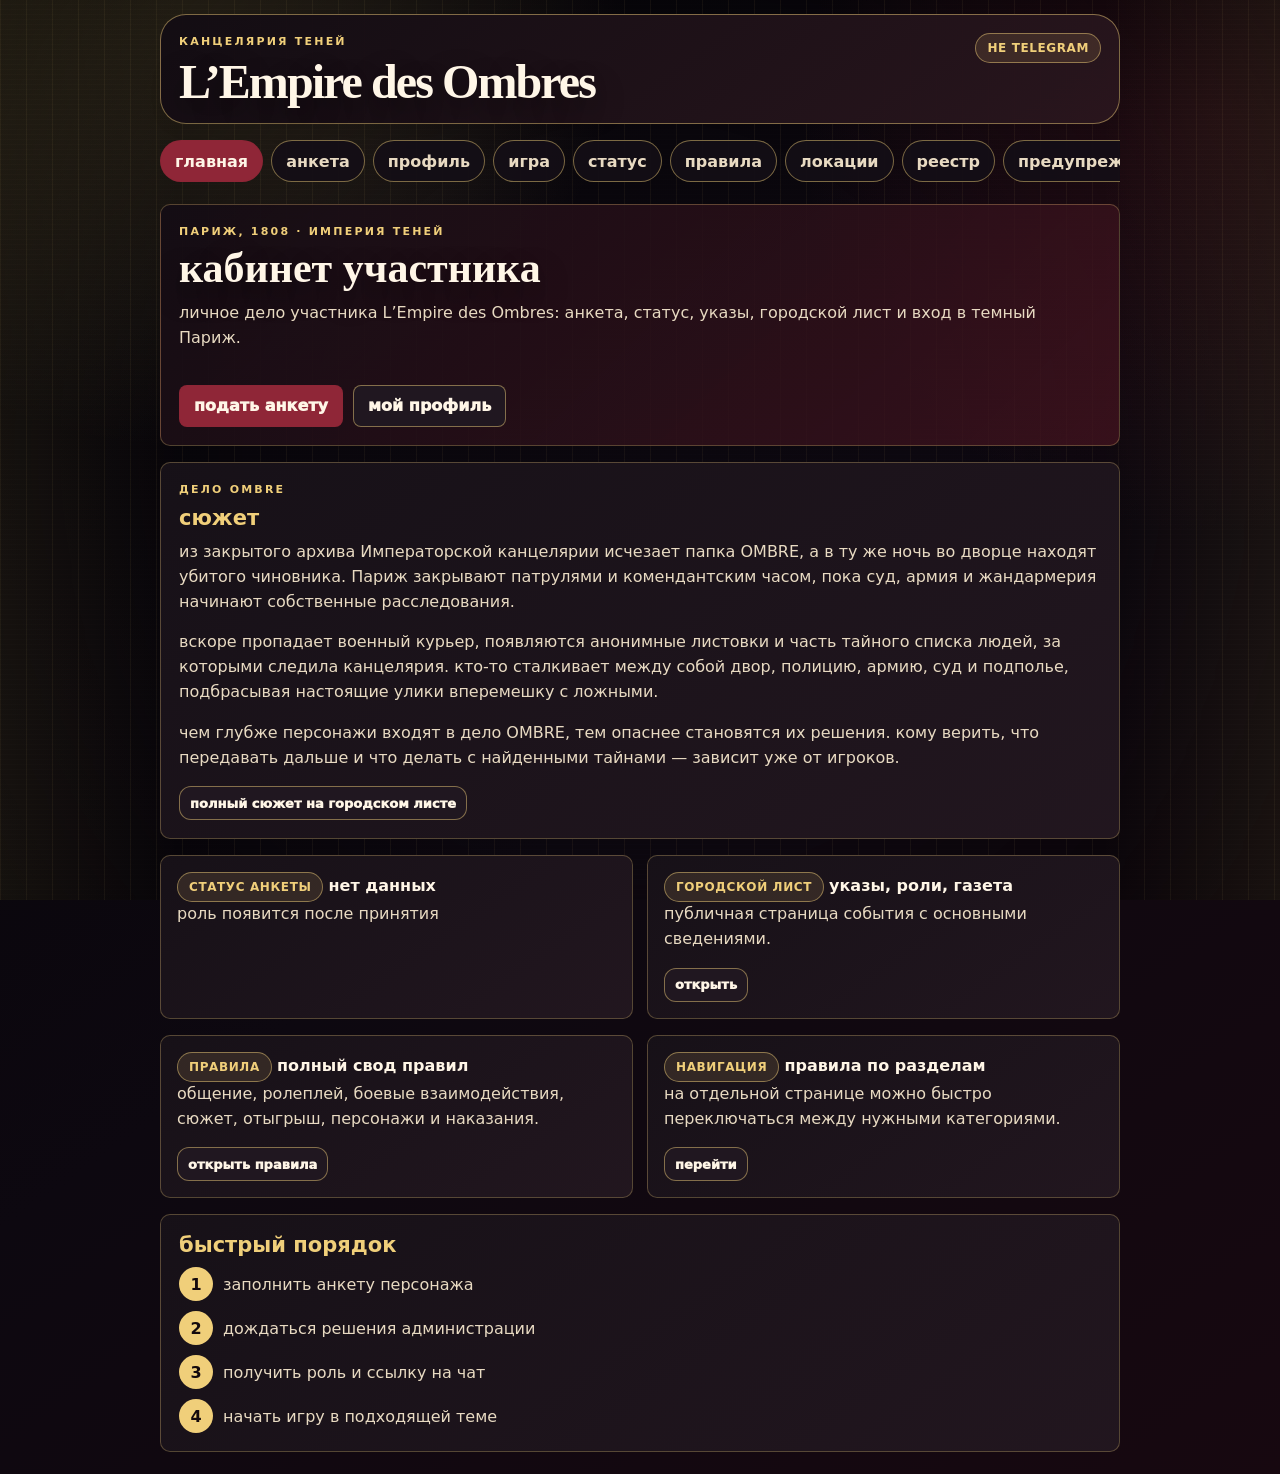
<file: miniapp/index.html>
<!doctype html>
<html lang="ru">
<head>
  <meta charset="utf-8">
  <meta name="viewport" content="width=device-width, initial-scale=1, viewport-fit=cover">
  <title>L’Empire des Ombres · кабинет</title>
  <meta name="theme-color" content="#08060a">
  <meta name="description" content="Личный кабинет участника L’Empire des Ombres — Париж, 1808 год.">
  <script src="https://telegram.org/js/telegram-web-app.js"></script>
  <link rel="stylesheet" href="./styles.css?v=20261006-editorial-1">
</head>
<body>
  <div class="app-shell">
    <header class="topbar">
      <div>
        <p class="eyebrow">канцелярия теней</p>
        <h1>L’Empire des Ombres</h1>
      </div>
      <span id="connection-pill" class="pill muted">загрузка</span>
    </header>

    <nav class="tabbar" aria-label="разделы Mini App">
      <button class="tab active" data-tab="home">главная</button>
      <button class="tab" data-tab="application">анкета</button>
      <button class="tab" data-tab="status">статус</button>
      <button class="tab" data-tab="guide">правила</button>
      <button class="tab" data-tab="locations">локации</button>
      <button class="tab" data-tab="registry">реестр</button>
      <button id="admin-tab-button" class="tab hidden" data-tab="admin">админка</button>
    </nav>

    <main class="content">
      <section id="tab-home" class="screen active">
        <article class="hero card">
          <div>
            <p class="eyebrow">Париж, 1808 · империя теней</p>
            <h2>кабинет участника</h2>
            <p>личное дело участника L’Empire des Ombres: анкета, статус, указы, городской лист и вход в темный Париж.</p>
          </div>
          <div class="hero-actions">
            <button type="button" class="primary" data-open-tab="application">подать анкету</button>
            <button type="button" class="ghost" data-open-tab="profile">мой профиль</button>
          </div>
        </article>

        <article class="card">
          <p class="eyebrow">дело OMBRE</p>
          <h3>сюжет</h3>
          <p>из закрытого архива Императорской канцелярии исчезает папка OMBRE, а в ту же ночь во дворце находят убитого чиновника. Париж закрывают патрулями и комендантским часом, пока суд, армия и жандармерия начинают собственные расследования.</p>
          <p>вскоре пропадает военный курьер, появляются анонимные листовки и часть тайного списка людей, за которыми следила канцелярия. кто-то сталкивает между собой двор, полицию, армию, суд и подполье, подбрасывая настоящие улики вперемешку с ложными.</p>
          <p>чем глубже персонажи входят в дело OMBRE, тем опаснее становятся их решения. кому верить, что передавать дальше и что делать с найденными тайнами — зависит уже от игроков.</p>
          <button type="button" class="small" data-open-link="citySheet">полный сюжет на городском листе</button>
        </article>

        <section class="grid two">
          <article class="card compact">
            <span class="label">статус анкеты</span>
            <strong id="home-status">нет данных</strong>
            <p id="home-role">роль появится после принятия</p>
          </article>
          <article class="card compact">
            <span class="label">городской лист</span>
            <strong>указы, роли, газета</strong>
            <p>публичная страница события с основными сведениями.</p>
            <button type="button" class="small" data-open-link="citySheet">открыть</button>
          </article>
        </section>

        <section class="grid two" data-home-rules-card="1">
          <article class="card compact">
            <span class="label">правила</span>
            <strong>полный свод правил</strong>
            <p>общение, ролеплей, боевые взаимодействия, сюжет, отыгрыш, персонажи и наказания.</p>
            <button type="button" class="small" data-open-tab="guide">открыть правила</button>
          </article>
          <article class="card compact">
            <span class="label">навигация</span>
            <strong>правила по разделам</strong>
            <p>на отдельной странице можно быстро переключаться между нужными категориями.</p>
            <button type="button" class="small" data-open-tab="guide">перейти</button>
          </article>
        </section>

        <section class="card">
          <h3>быстрый порядок</h3>
          <div class="steps">
            <div><b>1</b><span>заполнить анкету персонажа</span></div>
            <div><b>2</b><span>дождаться решения администрации</span></div>
            <div><b>3</b><span>получить роль и ссылку на чат</span></div>
            <div><b>4</b><span>начать игру в подходящей теме</span></div>
          </div>
        </section>
      </section>

      <section id="tab-application" class="screen">
        <form id="application-form" class="card form">
          <div class="section-head">
            <div>
              <p class="eyebrow">городская канцелярия</p>
              <h2>анкета персонажа</h2>
            </div>
            <span id="form-status" class="pill muted">не отправлена</span>
          </div>

          <div class="grid two">
            <label>
              <span>имя персонажа</span>
              <input name="character_first_name" required maxlength="64" placeholder="например, Алекс">
            </label>
            <label>
              <span>фамилия персонажа</span>
              <input name="character_last_name" required maxlength="64" placeholder="например, Биджи">
            </label>
          </div>

          <div class="grid two">
            <label>
              <span>возраст</span>
              <input name="character_age" required type="number" min="10" max="90" placeholder="19">
            </label>
            <label>
              <span>пол</span>
              <input name="character_gender" required maxlength="64" placeholder="женщина / мужчина / другое">
            </label>
          </div>

          <label>
            <span>ориентация</span>
            <input name="character_orientation" required maxlength="64" placeholder="гетеро / би / пан / другое">
          </label>

          <label>
            <span>желаемая роль</span>
            <input name="role_preference" required maxlength="120" placeholder="например, посыльная при больнице">
          </label>

          <label>
            <span>раздел</span>
            <select name="affiliation" required>
              <option value="город">город</option>
              <option value="двор">двор</option>
              <option value="суд">суд</option>
              <option value="полиция">полиция</option>
              <option value="армия">армия</option>
              <option value="пресса">пресса</option>
              <option value="медицина">медицина</option>
              <option value="церковь">церковь</option>
              <option value="подполье">подполье</option>
              <option value="рынок">рынок</option>
            </select>
          </label>

          <label>
            <span>описание персонажа</span>
            <textarea name="character_description" required maxlength="2500" rows="7" placeholder="кто персонаж, чем живет, как оказался в Париже 1808 года"></textarea>
          </label>

          <label>
            <span>характер</span>
            <textarea name="character_personality" required maxlength="1200" rows="5" placeholder="какой персонаж в общении, привычки, слабости"></textarea>
          </label>

          <label>
            <span>опыт ролевой</span>
            <textarea name="roleplay_experience" required maxlength="1200" rows="4" placeholder="как давно играете, удобно ли писать большие посты"></textarea>
          </label>

          <label>
            <span>комментарий <small>необязательно</small></span>
            <textarea name="applicant_comment" maxlength="1200" rows="3" placeholder="что нужно знать администрации"></textarea>
          </label>

          <button id="submit-button" class="primary wide" type="submit">отправить анкету</button>
          <div id="form-message" class="message" aria-live="polite"></div>
        </form>
      </section>

      <section id="tab-status" class="screen">
        <article id="status-card" class="card status-card">
          <p class="eyebrow">личное дело</p>
          <h2>статус анкеты</h2>
          <div id="status-text" class="status-title">нет анкеты</div>
          <div id="status-details" class="details-list"></div>
          <div id="status-comment" class="note"></div>
        </article>
      </section>

      <section id="tab-guide" class="screen">
        <article class="card">
          <p class="eyebrow">официальный свод</p>
          <h2>правила</h2>
          <p>полный свод правил открыт на отдельной странице mini app.</p>
          <button type="button" class="primary wide" data-open-tab="guide">открыть правила</button>
        </article>
      </section>

      <section id="tab-locations" class="screen">
        <article class="card">
          <p class="eyebrow">темы чата</p>
          <h2>локации Парижа</h2>
          <div class="location-grid">
            <span>👑 дворец</span>
            <span>⚖️ суд и канцелярия</span>
            <span>🚔 полиция парижа</span>
            <span>⛓ тюрьма</span>
            <span>📰 газета и слухи</span>
            <span>🛒 рынок</span>
            <span>☕ кафе и салон</span>
            <span>🏥 больница и лекарская</span>
            <span>🎭 театр и искусство</span>
            <span>⚔️ армия и гарнизон</span>
            <span>🌑 подполье и катакомбы</span>
            <span>🏘 улицы парижа</span>
            <span>🎲 события и интерактивы</span>
            <span>💬 вне роли</span>
          </div>
        </article>
      </section>

      <section id="tab-registry" class="screen">
        <article class="card">
          <p class="eyebrow">городской реестр</p>
          <h2>роли и указы</h2>
          <p>актуальный список принятых ролей, указы, газета, слухи и дела находятся на городском листе. Mini App хранит личную анкету, а публичный реестр ведется на сайте события.</p>
          <button type="button" class="primary wide" data-open-link="citySheet">открыть городской лист</button>
        </article>

        <article class="card">
          <h3>разделы ролей</h3>
          <div class="chips">
            <span>двор</span><span>город</span><span>суд</span><span>полиция</span><span>армия</span><span>пресса</span><span>медицина</span><span>церковь</span><span>подполье</span><span>рынок</span>
          </div>
        </article>
      </section>

      <section id="tab-admin" class="screen">
        <article class="card" data-admin-pane="overview">
          <div class="section-head">
            <div>
              <p class="eyebrow">доступ владельца</p>
              <h2>админка</h2>
            </div>
            <button id="refresh-admin" type="button" class="small">обновить</button>
          </div>
          <div id="admin-message" class="message"></div>
          <div class="admin-stats">
            <div><span>на рассмотрении</span><b id="admin-pending-count">—</b></div>
            <div><span>принятые</span><b id="admin-accepted-count">—</b></div>
          </div>
        </article>

        <article class="card" data-admin-pane="applications">
          <h3>новые анкеты</h3>
          <div id="admin-pending-list" class="admin-list empty">загрузка...</div>
        </article>

        <article class="card" data-admin-pane="applications">
          <h3>последние принятые</h3>
          <div id="admin-accepted-list" class="admin-list empty">загрузка...</div>
        </article>
      </section>
    </main>
  </div>

  <script src="./app.js?v=20261006-rules-1"></script>
  <script src="./features.js?v=20261003-tabs-fix-2"></script>
  <script src="./warnings.js?v=20261003-tabs-fix-2"></script>
  <script src="./nav_menu.js?v=20261006-editorial-1"></script>
  <script src="./admin_tabs.js?v=20261004-presence-11"></script>
  <script src="./admin_power.js?v=20261003-social-10"></script>
  <script src="./admin_redesign.js?v=20261003-social-10"></script>
  <script src="./admin_sections_fix.js?v=20261003-social-10"></script>
  <script src="./player_social.js?v=20261004-presence-11"></script>
</body>
</html>
</file>
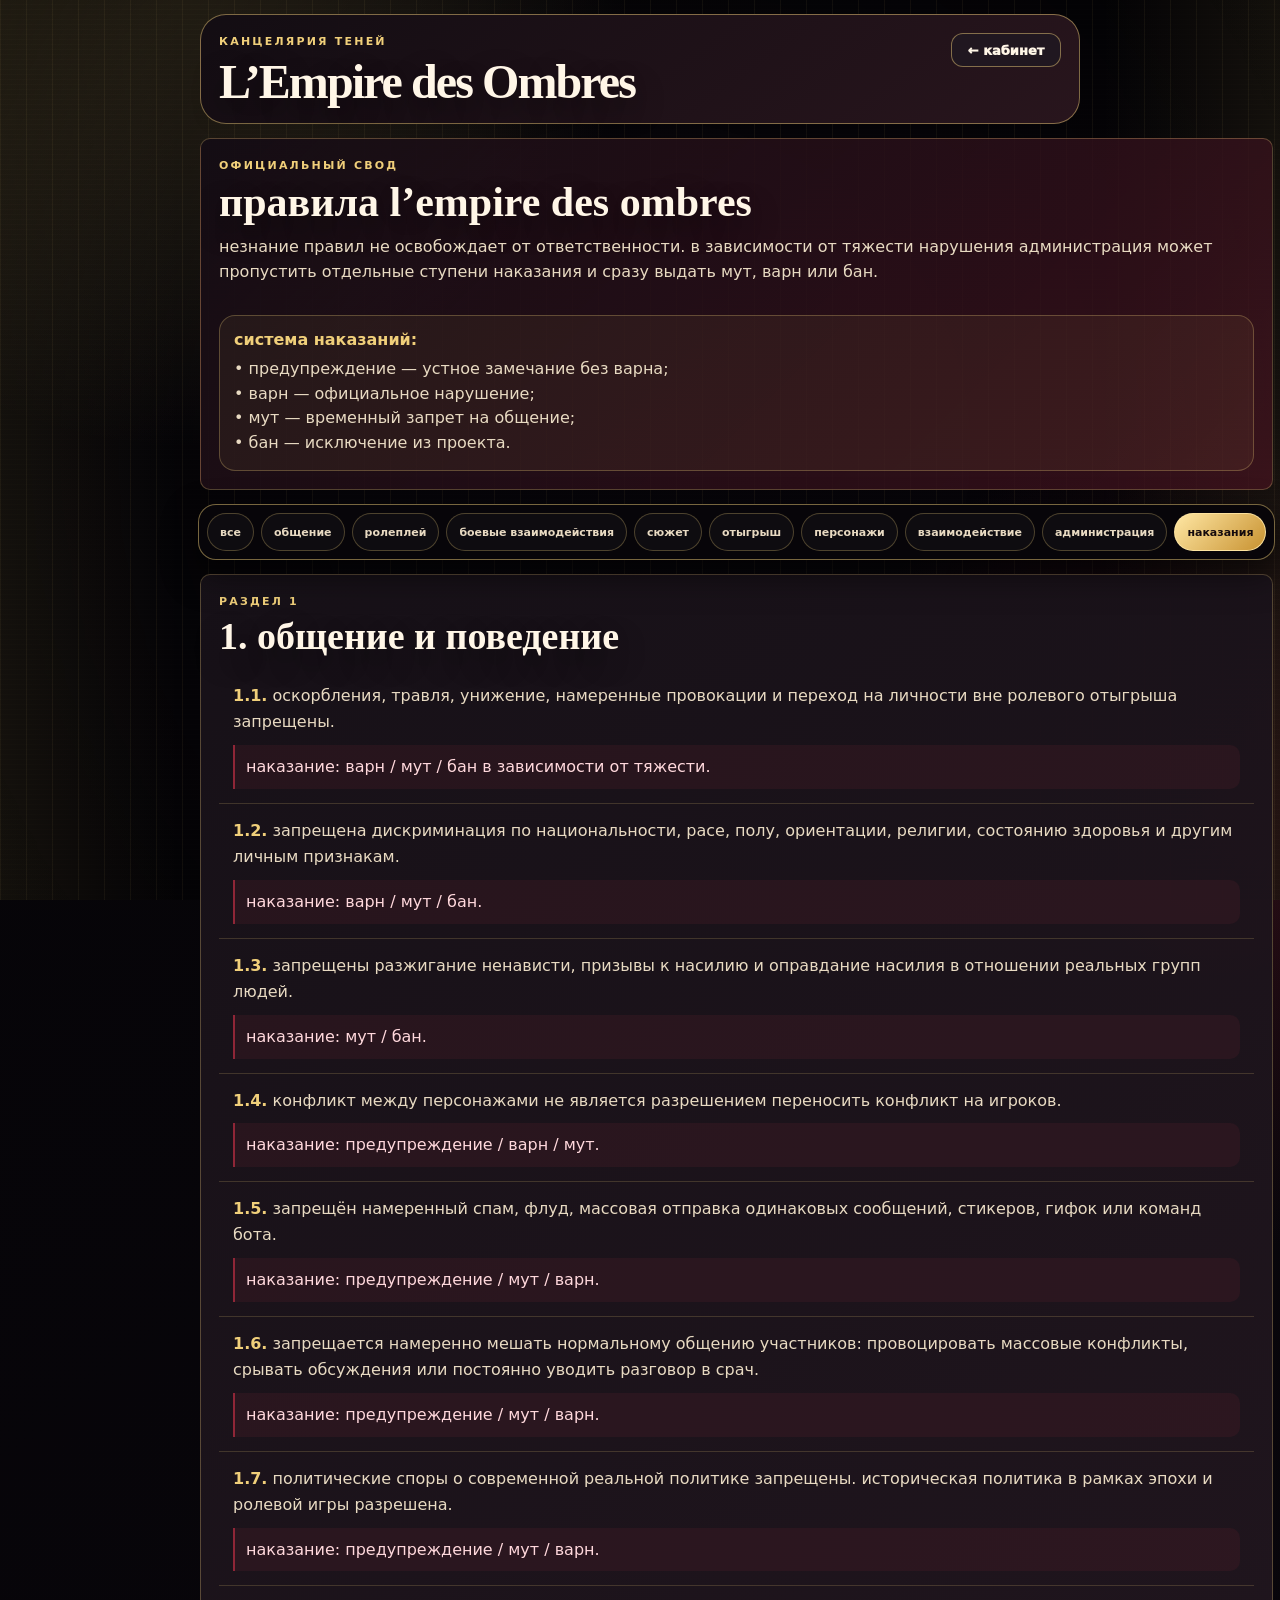
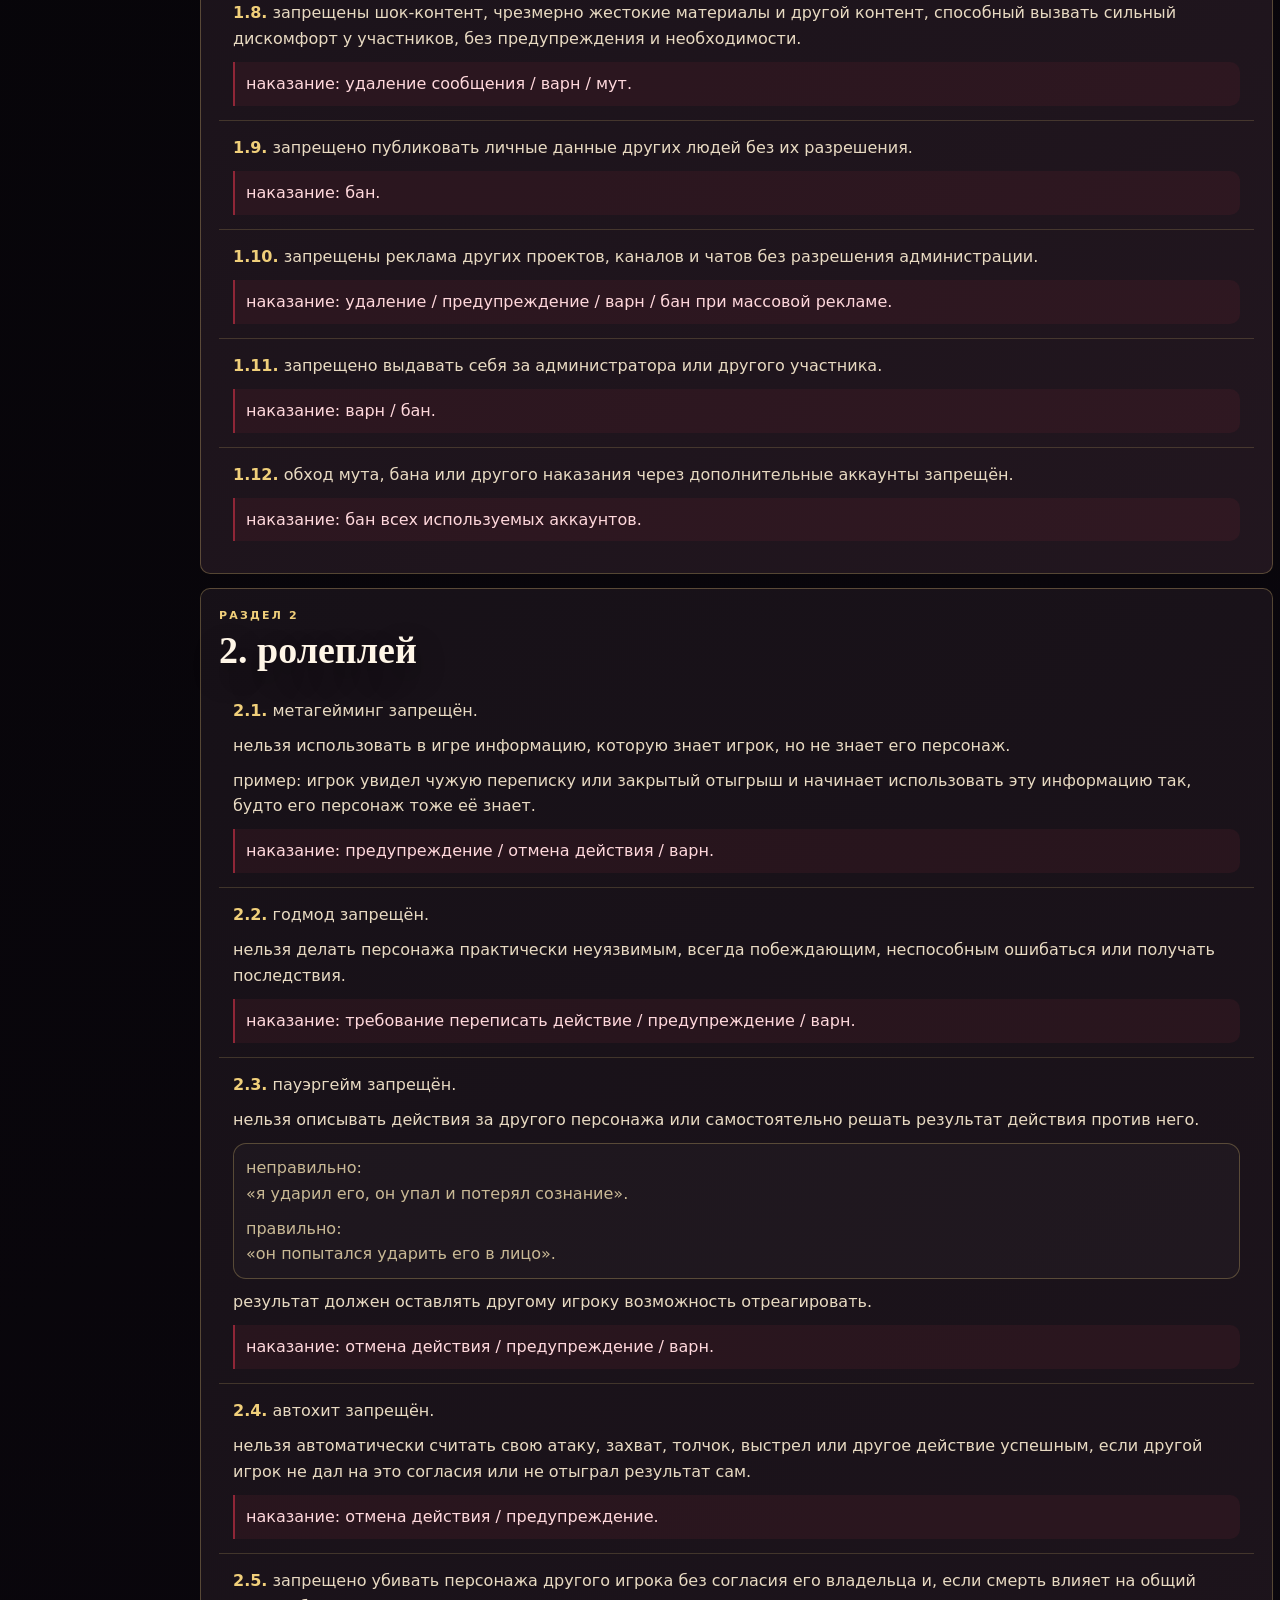
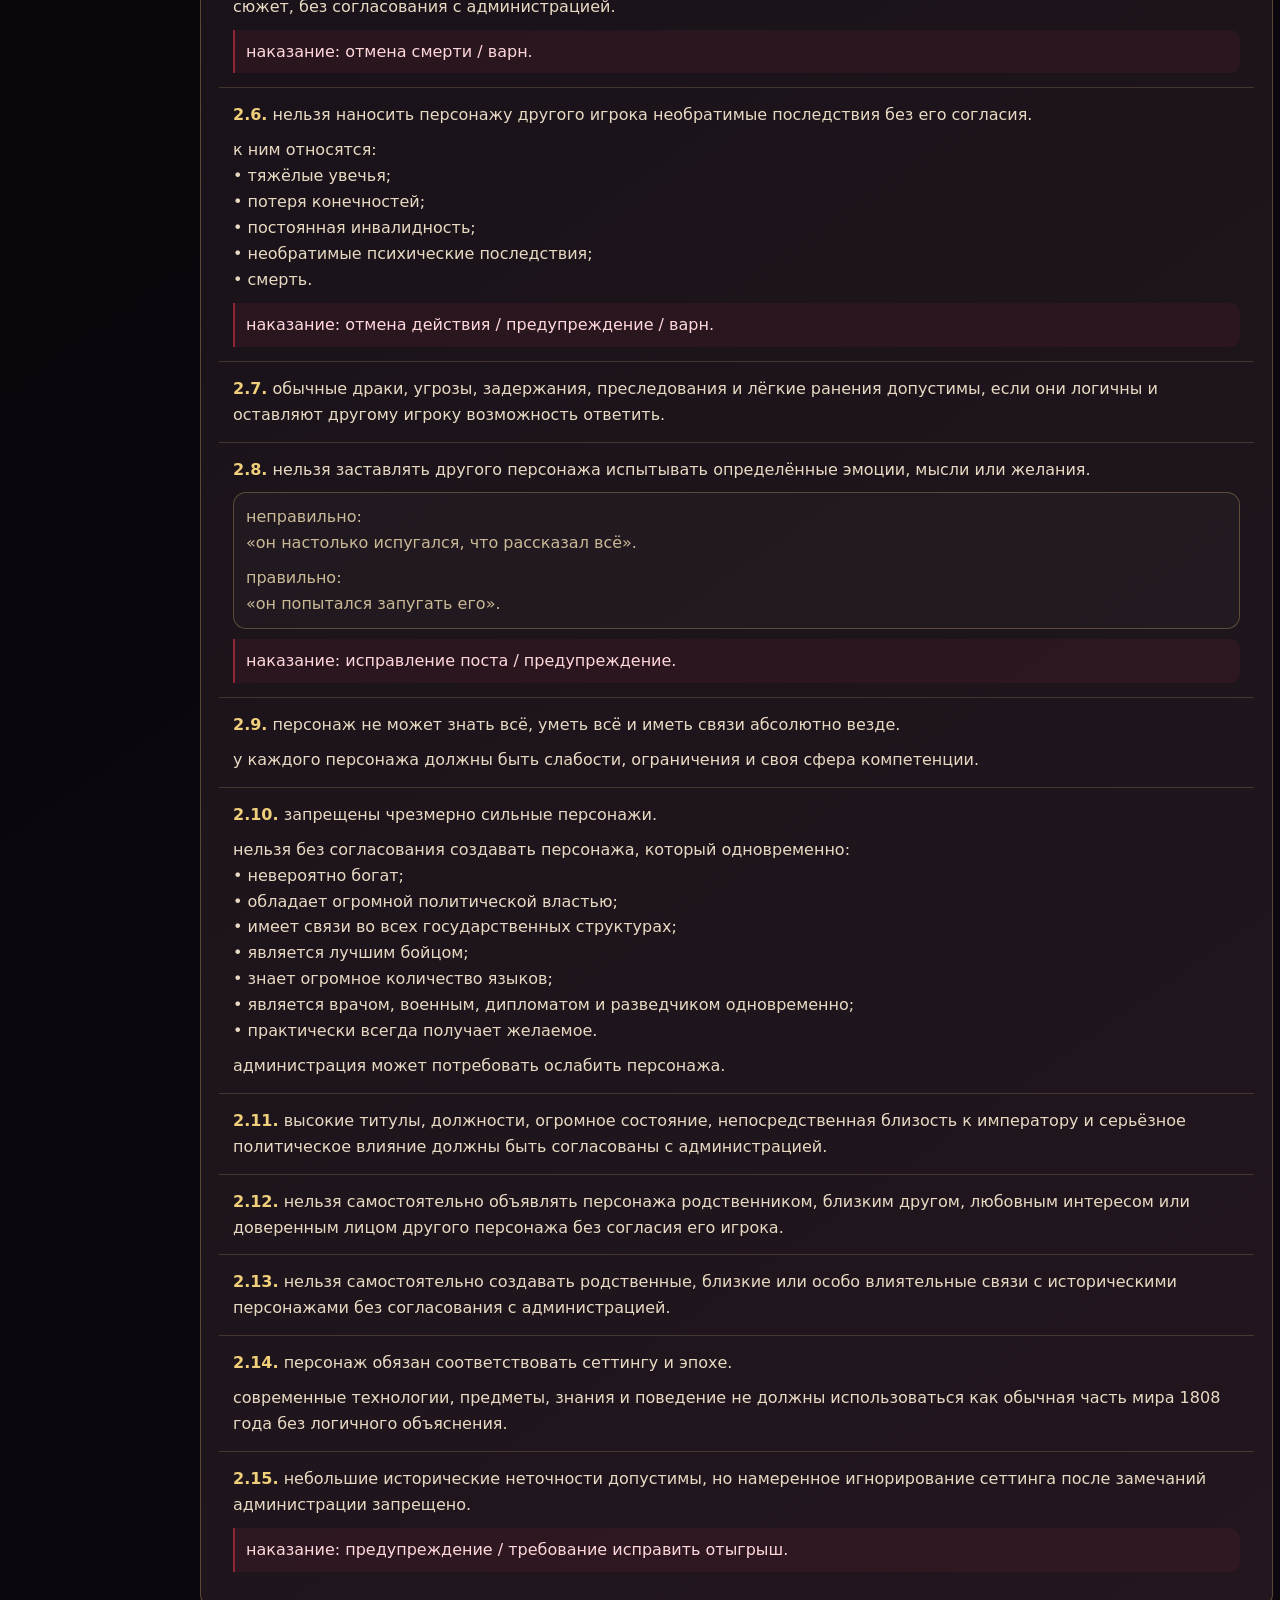
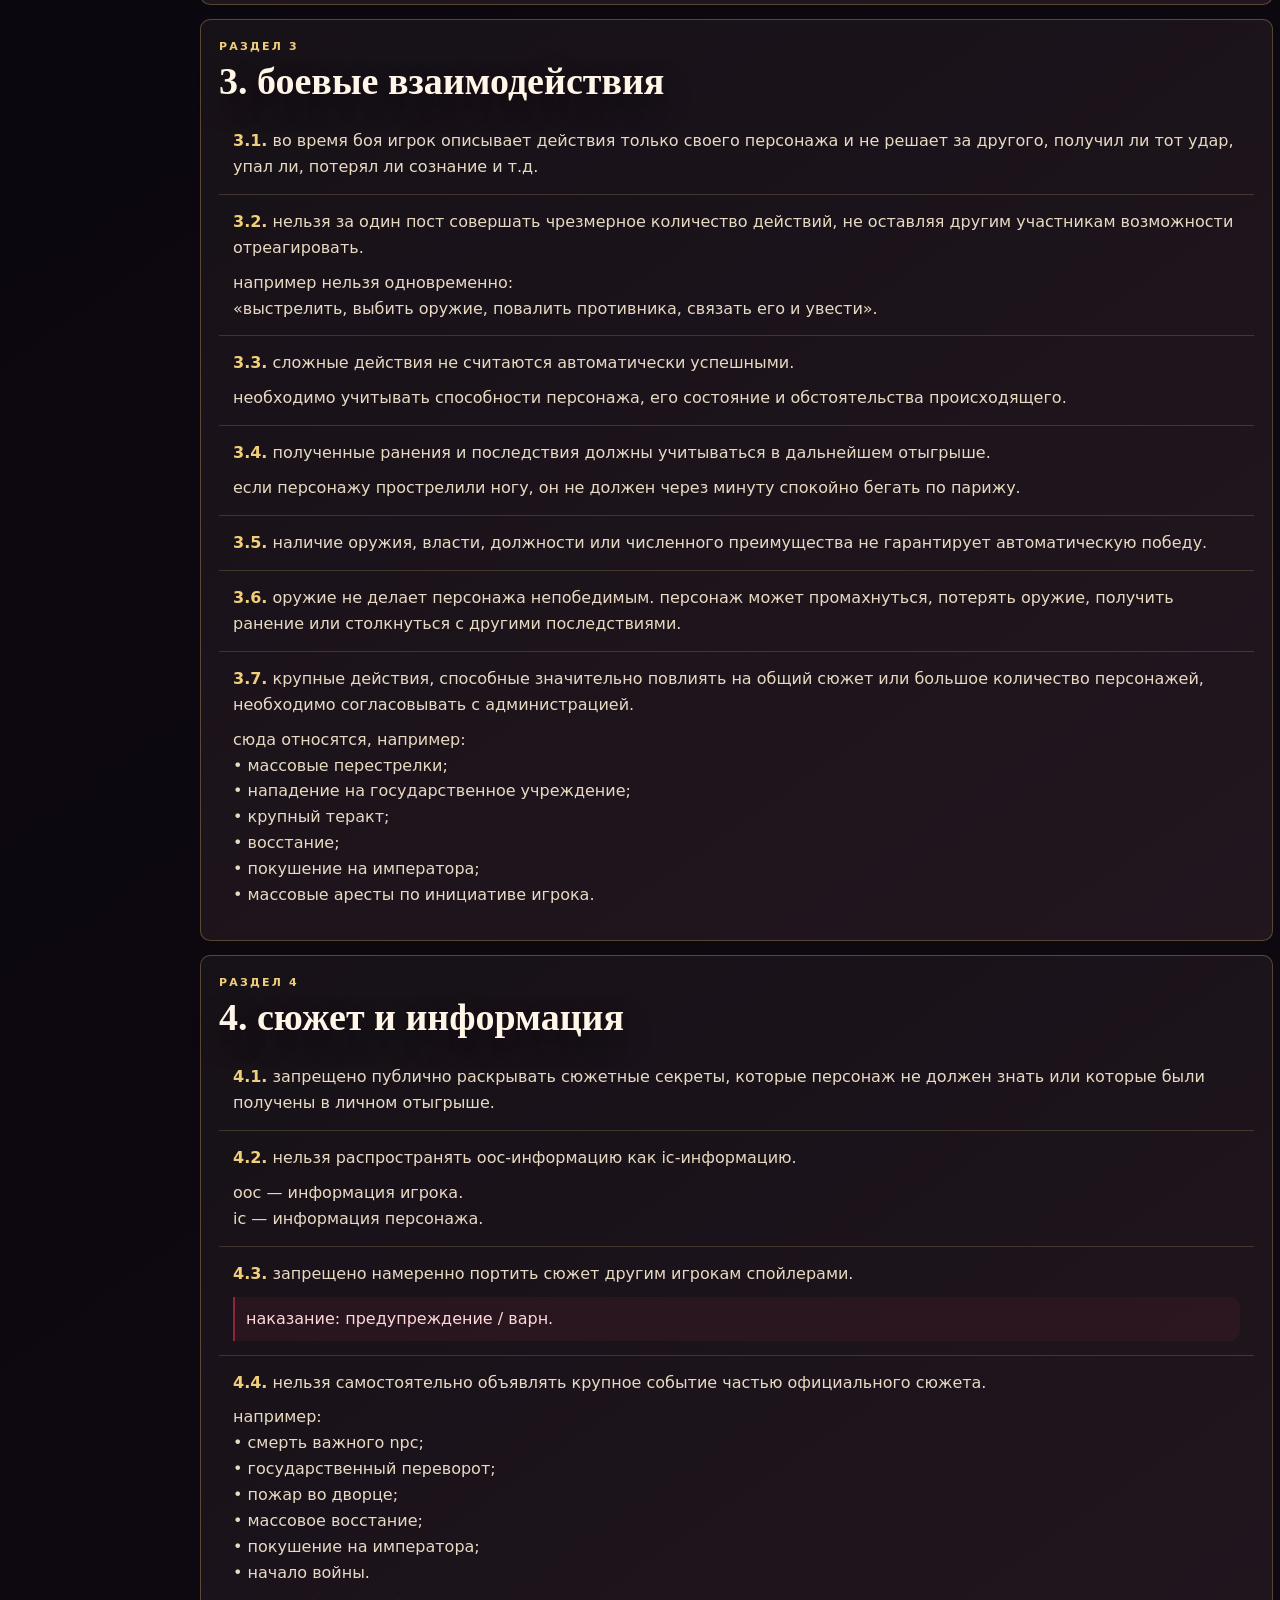
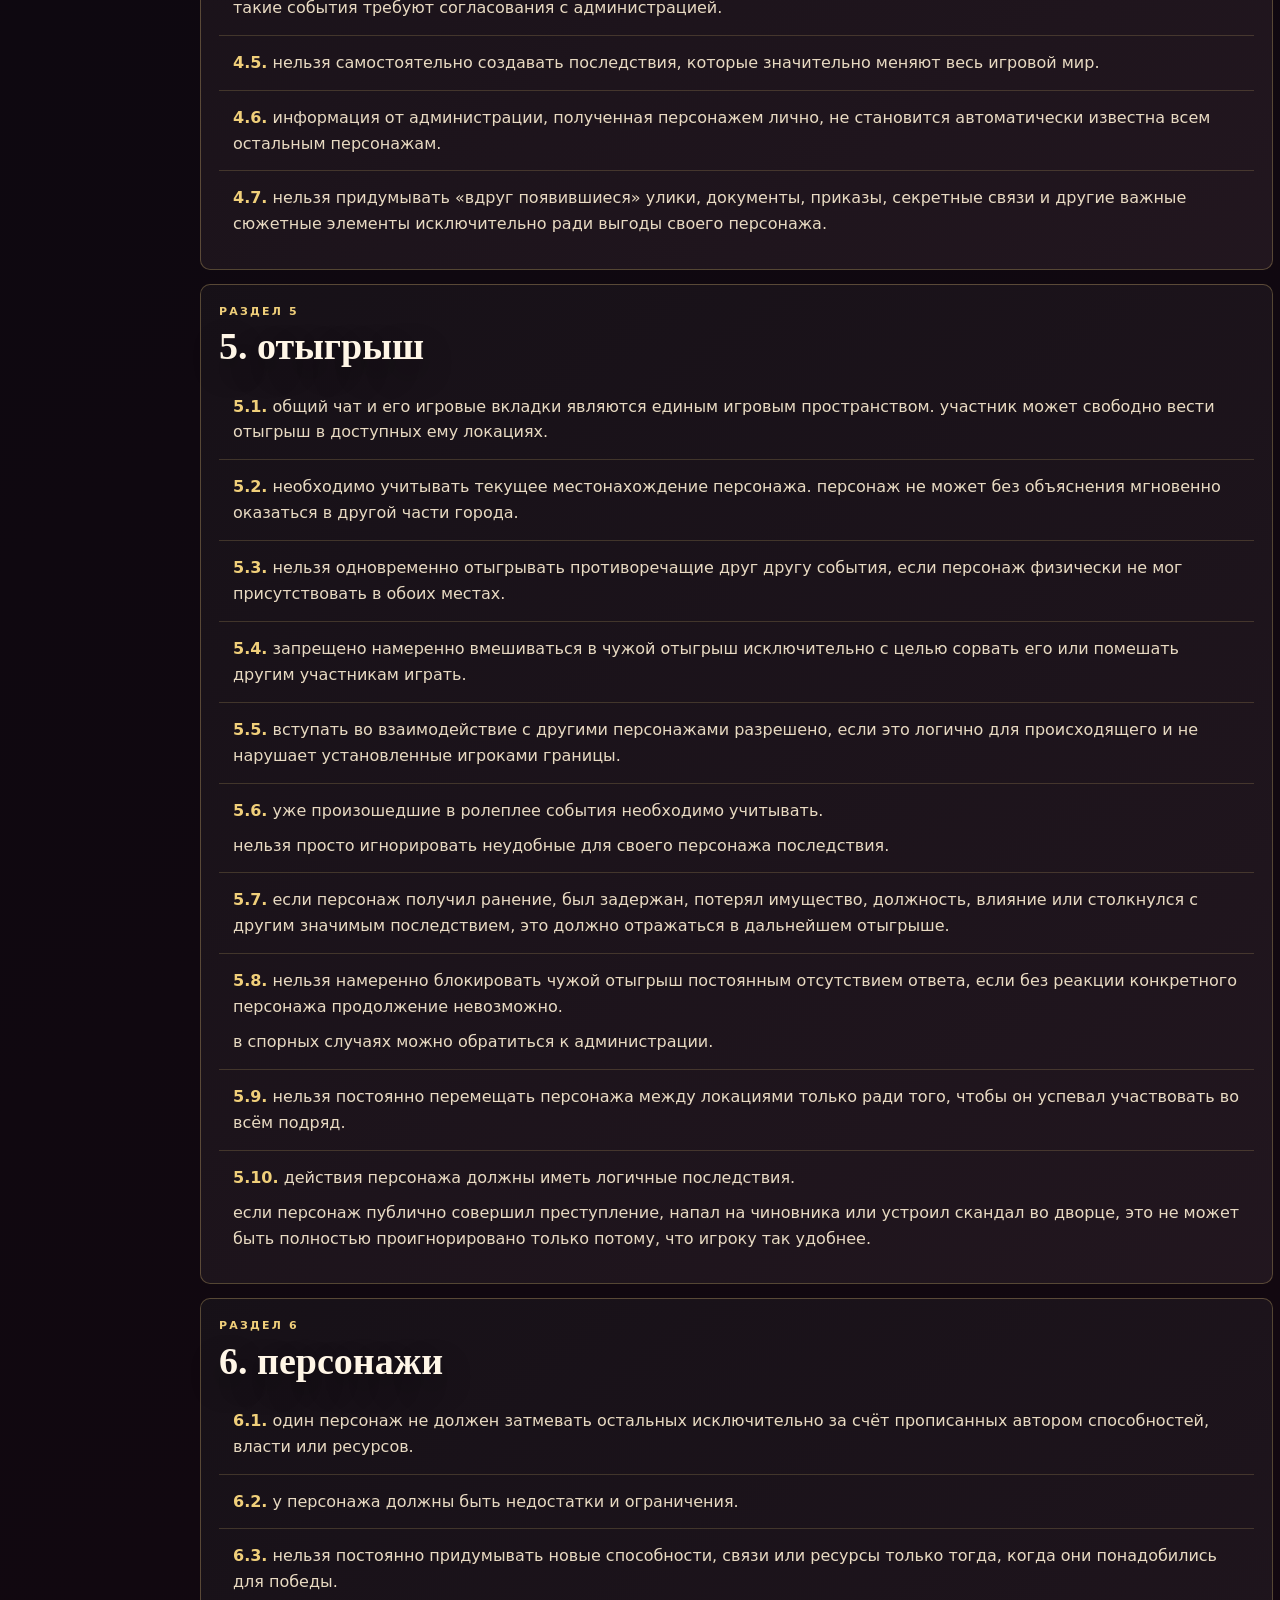
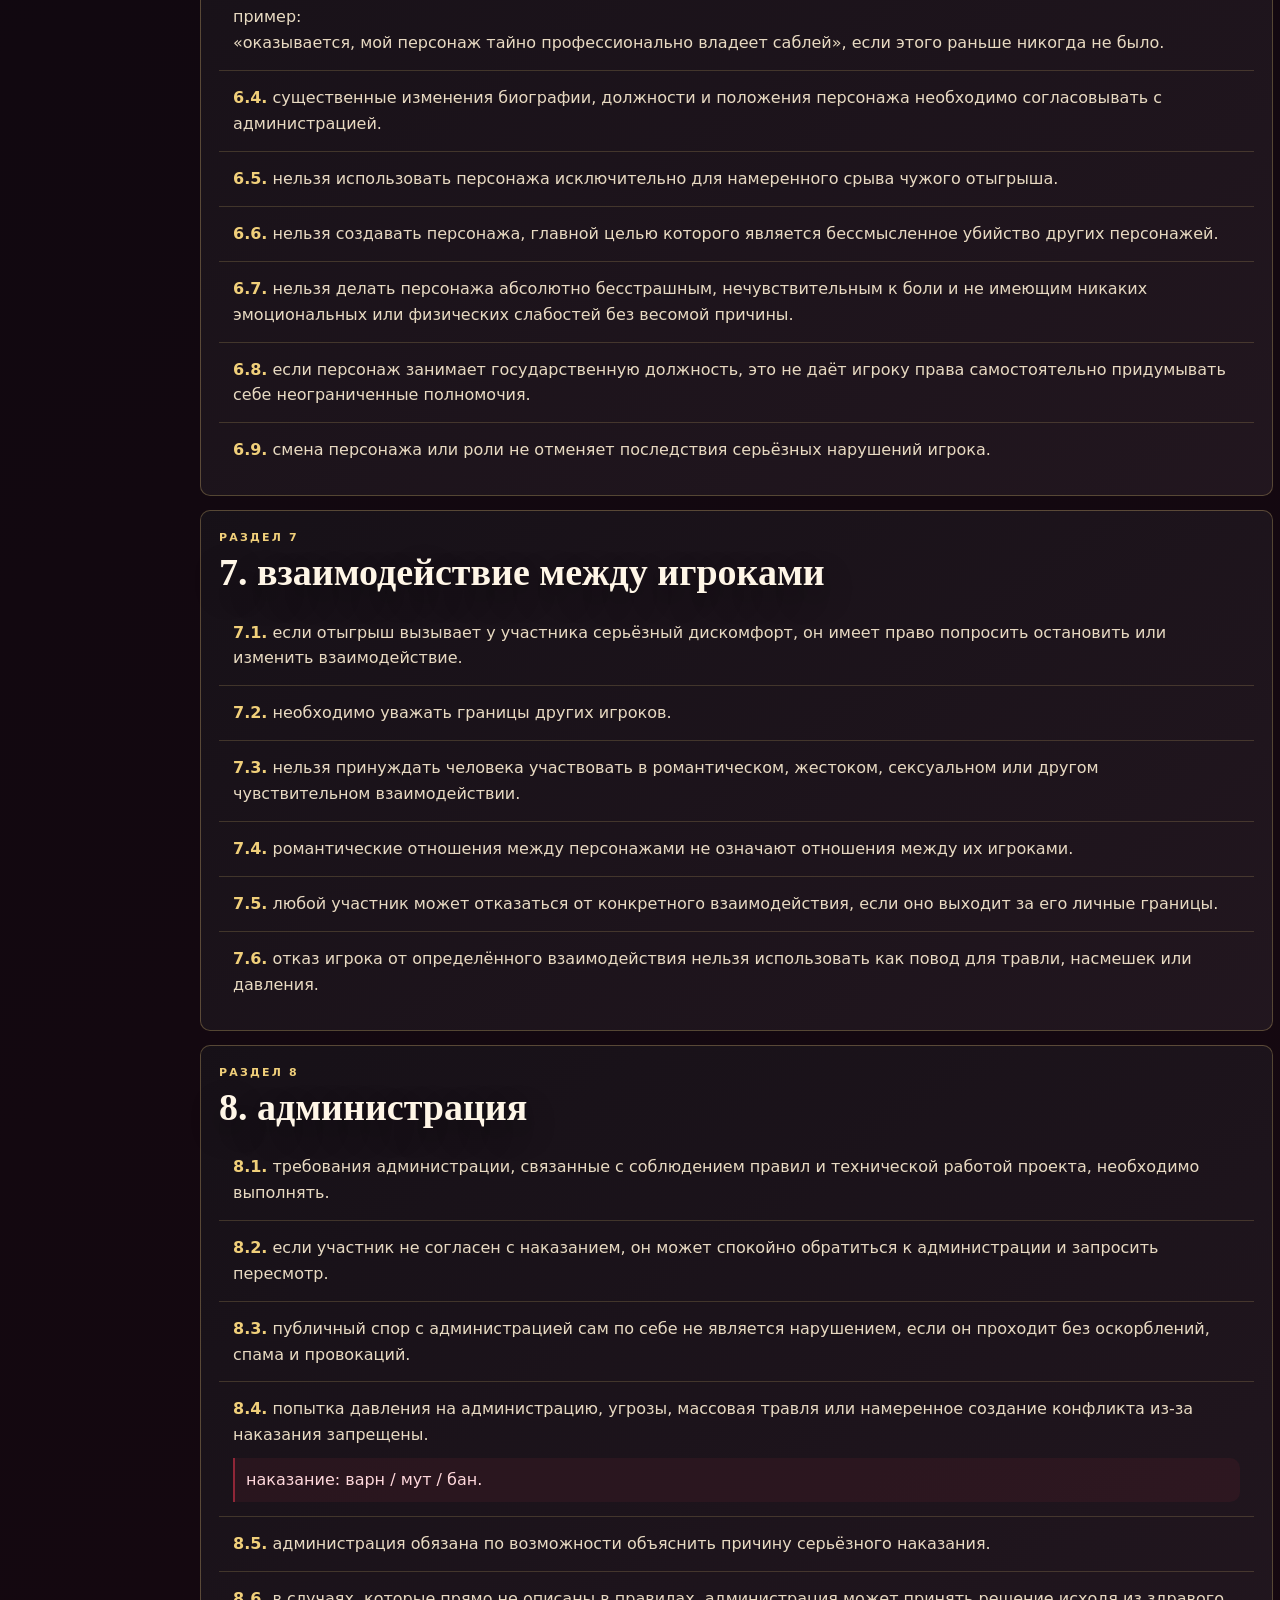
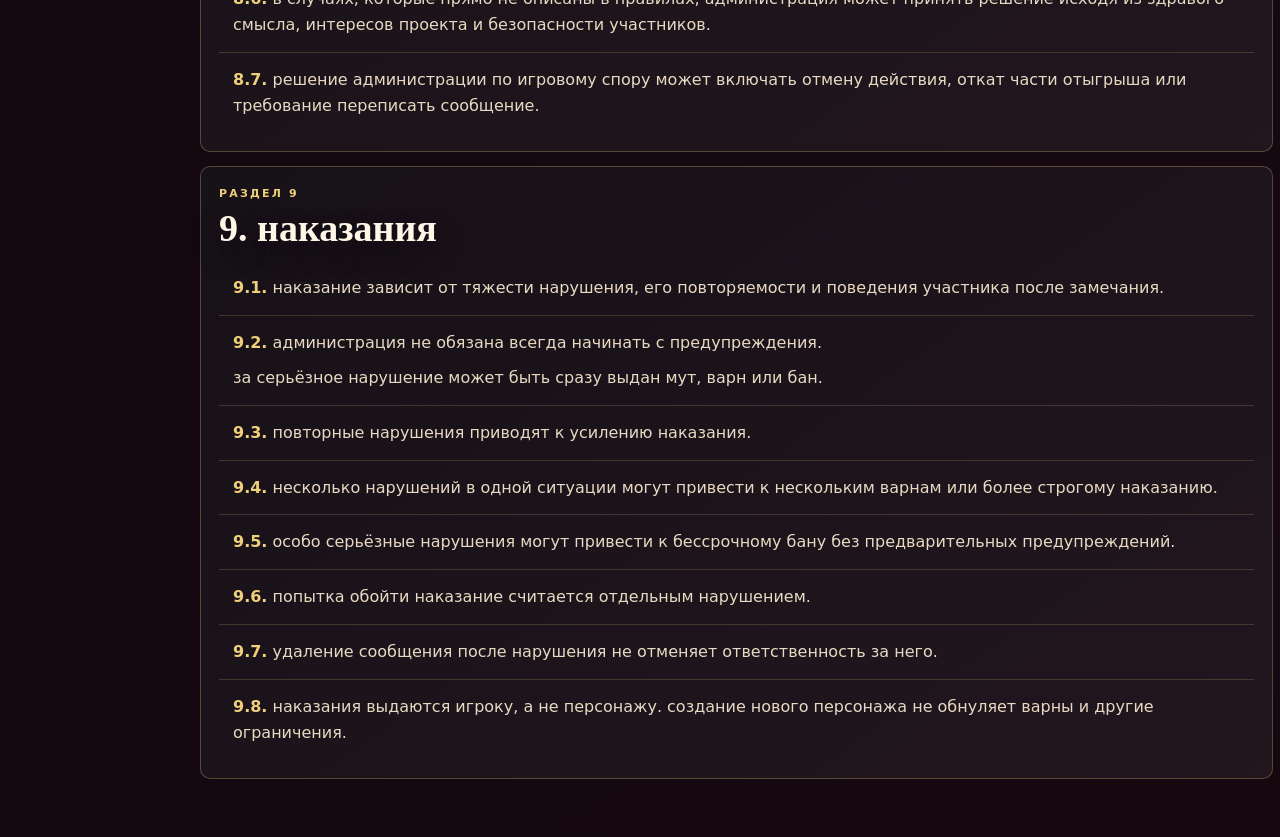
<file: miniapp/rules.html>
<!doctype html>
<html lang="ru">
<head>
  <meta charset="utf-8">
  <meta name="viewport" content="width=device-width, initial-scale=1, viewport-fit=cover">
  <title>L’Empire des Ombres · правила</title>
  <meta name="theme-color" content="#08060a">
  <meta name="description" content="полный свод правил L’Empire des Ombres.">
  <script src="https://telegram.org/js/telegram-web-app.js"></script>
  <link rel="stylesheet" href="./styles.css?v=20261006-editorial-1">
  <link rel="stylesheet" href="./rules.css?v=20261006-rules-mobile-3">
</head>
<body class="rules-page">
  <div class="app-shell rules-shell">
    <header class="topbar rules-topbar">
      <div>
        <p class="eyebrow">канцелярия теней</p>
        <h1>L’Empire des Ombres</h1>
      </div>
      <button id="rules-back" type="button" class="small rules-back">← кабинет</button>
    </header>

    <main class="rules-content">
      <article class="hero card rules-intro">
        <div>
          <p class="eyebrow">официальный свод</p>
          <h2>правила l’empire des ombres</h2>
          <p>незнание правил не освобождает от ответственности. в зависимости от тяжести нарушения администрация может пропустить отдельные ступени наказания и сразу выдать мут, варн или бан.</p>
        </div>
        <div class="rules-punishments">
          <h3>система наказаний:</h3>
          <p>• предупреждение — устное замечание без варна;<br>
          • варн — официальное нарушение;<br>
          • мут — временный запрет на общение;<br>
          • бан — исключение из проекта.</p>
        </div>
      </article>

      <nav class="rules-filter-wrap" aria-label="разделы правил">
        <label class="rules-mobile-select-label" for="rules-mobile-select">
          <span>раздел</span>
          <select id="rules-mobile-select" class="rules-mobile-select">
            <option value="all">все правила</option>
            <option value="general">1. общение и поведение</option>
            <option value="roleplay">2. ролеплей</option>
            <option value="combat">3. боевые взаимодействия</option>
            <option value="plot">4. сюжет и информация</option>
            <option value="play">5. отыгрыш</option>
            <option value="characters">6. персонажи</option>
            <option value="players">7. взаимодействие между игроками</option>
            <option value="admin">8. администрация</option>
            <option value="punishments">9. наказания</option>
          </select>
        </label>
        <div class="rules-filters" id="rules-filters">
          <button type="button" class="rules-filter active" data-rule-filter="all">все</button>
          <button type="button" class="rules-filter" data-rule-filter="general">общение</button>
          <button type="button" class="rules-filter" data-rule-filter="roleplay">ролеплей</button>
          <button type="button" class="rules-filter" data-rule-filter="combat">боевые взаимодействия</button>
          <button type="button" class="rules-filter" data-rule-filter="plot">сюжет</button>
          <button type="button" class="rules-filter" data-rule-filter="play">отыгрыш</button>
          <button type="button" class="rules-filter" data-rule-filter="characters">персонажи</button>
          <button type="button" class="rules-filter" data-rule-filter="players">взаимодействие</button>
          <button type="button" class="rules-filter" data-rule-filter="admin">администрация</button>
          <button type="button" class="rules-filter" data-rule-filter="punishments">наказания</button>
        </div>
      </nav>

      <div id="rules-sections" class="rules-sections">
        <section class="card rules-section" data-rule-section="general">
          <p class="eyebrow">раздел 1</p>
          <h2>1. общение и поведение</h2>

          <div class="rule-item"><p><b>1.1.</b> оскорбления, травля, унижение, намеренные провокации и переход на личности вне ролевого отыгрыша запрещены.</p><p class="rule-punishment">наказание: варн / мут / бан в зависимости от тяжести.</p></div>

          <div class="rule-item"><p><b>1.2.</b> запрещена дискриминация по национальности, расе, полу, ориентации, религии, состоянию здоровья и другим личным признакам.</p><p class="rule-punishment">наказание: варн / мут / бан.</p></div>

          <div class="rule-item"><p><b>1.3.</b> запрещены разжигание ненависти, призывы к насилию и оправдание насилия в отношении реальных групп людей.</p><p class="rule-punishment">наказание: мут / бан.</p></div>

          <div class="rule-item"><p><b>1.4.</b> конфликт между персонажами не является разрешением переносить конфликт на игроков.</p><p class="rule-punishment">наказание: предупреждение / варн / мут.</p></div>

          <div class="rule-item"><p><b>1.5.</b> запрещён намеренный спам, флуд, массовая отправка одинаковых сообщений, стикеров, гифок или команд бота.</p><p class="rule-punishment">наказание: предупреждение / мут / варн.</p></div>

          <div class="rule-item"><p><b>1.6.</b> запрещается намеренно мешать нормальному общению участников: провоцировать массовые конфликты, срывать обсуждения или постоянно уводить разговор в срач.</p><p class="rule-punishment">наказание: предупреждение / мут / варн.</p></div>

          <div class="rule-item"><p><b>1.7.</b> политические споры о современной реальной политике запрещены. историческая политика в рамках эпохи и ролевой игры разрешена.</p><p class="rule-punishment">наказание: предупреждение / мут / варн.</p></div>

          <div class="rule-item"><p><b>1.8.</b> запрещены шок-контент, чрезмерно жестокие материалы и другой контент, способный вызвать сильный дискомфорт у участников, без предупреждения и необходимости.</p><p class="rule-punishment">наказание: удаление сообщения / варн / мут.</p></div>

          <div class="rule-item"><p><b>1.9.</b> запрещено публиковать личные данные других людей без их разрешения.</p><p class="rule-punishment">наказание: бан.</p></div>

          <div class="rule-item"><p><b>1.10.</b> запрещены реклама других проектов, каналов и чатов без разрешения администрации.</p><p class="rule-punishment">наказание: удаление / предупреждение / варн / бан при массовой рекламе.</p></div>

          <div class="rule-item"><p><b>1.11.</b> запрещено выдавать себя за администратора или другого участника.</p><p class="rule-punishment">наказание: варн / бан.</p></div>

          <div class="rule-item"><p><b>1.12.</b> обход мута, бана или другого наказания через дополнительные аккаунты запрещён.</p><p class="rule-punishment">наказание: бан всех используемых аккаунтов.</p></div>
        </section>

        <section class="card rules-section" data-rule-section="roleplay">
          <p class="eyebrow">раздел 2</p>
          <h2>2. ролеплей</h2>

          <div class="rule-item"><p><b>2.1.</b> метагейминг запрещён.</p><p>нельзя использовать в игре информацию, которую знает игрок, но не знает его персонаж.</p><p>пример: игрок увидел чужую переписку или закрытый отыгрыш и начинает использовать эту информацию так, будто его персонаж тоже её знает.</p><p class="rule-punishment">наказание: предупреждение / отмена действия / варн.</p></div>

          <div class="rule-item"><p><b>2.2.</b> годмод запрещён.</p><p>нельзя делать персонажа практически неуязвимым, всегда побеждающим, неспособным ошибаться или получать последствия.</p><p class="rule-punishment">наказание: требование переписать действие / предупреждение / варн.</p></div>

          <div class="rule-item"><p><b>2.3.</b> пауэргейм запрещён.</p><p>нельзя описывать действия за другого персонажа или самостоятельно решать результат действия против него.</p><div class="rule-example"><p>неправильно:<br>«я ударил его, он упал и потерял сознание».</p><p>правильно:<br>«он попытался ударить его в лицо».</p></div><p>результат должен оставлять другому игроку возможность отреагировать.</p><p class="rule-punishment">наказание: отмена действия / предупреждение / варн.</p></div>

          <div class="rule-item"><p><b>2.4.</b> автохит запрещён.</p><p>нельзя автоматически считать свою атаку, захват, толчок, выстрел или другое действие успешным, если другой игрок не дал на это согласия или не отыграл результат сам.</p><p class="rule-punishment">наказание: отмена действия / предупреждение.</p></div>

          <div class="rule-item"><p><b>2.5.</b> запрещено убивать персонажа другого игрока без согласия его владельца и, если смерть влияет на общий сюжет, без согласования с администрацией.</p><p class="rule-punishment">наказание: отмена смерти / варн.</p></div>

          <div class="rule-item"><p><b>2.6.</b> нельзя наносить персонажу другого игрока необратимые последствия без его согласия.</p><p>к ним относятся:<br>• тяжёлые увечья;<br>• потеря конечностей;<br>• постоянная инвалидность;<br>• необратимые психические последствия;<br>• смерть.</p><p class="rule-punishment">наказание: отмена действия / предупреждение / варн.</p></div>

          <div class="rule-item"><p><b>2.7.</b> обычные драки, угрозы, задержания, преследования и лёгкие ранения допустимы, если они логичны и оставляют другому игроку возможность ответить.</p></div>

          <div class="rule-item"><p><b>2.8.</b> нельзя заставлять другого персонажа испытывать определённые эмоции, мысли или желания.</p><div class="rule-example"><p>неправильно:<br>«он настолько испугался, что рассказал всё».</p><p>правильно:<br>«он попытался запугать его».</p></div><p class="rule-punishment">наказание: исправление поста / предупреждение.</p></div>

          <div class="rule-item"><p><b>2.9.</b> персонаж не может знать всё, уметь всё и иметь связи абсолютно везде.</p><p>у каждого персонажа должны быть слабости, ограничения и своя сфера компетенции.</p></div>

          <div class="rule-item"><p><b>2.10.</b> запрещены чрезмерно сильные персонажи.</p><p>нельзя без согласования создавать персонажа, который одновременно:<br>• невероятно богат;<br>• обладает огромной политической властью;<br>• имеет связи во всех государственных структурах;<br>• является лучшим бойцом;<br>• знает огромное количество языков;<br>• является врачом, военным, дипломатом и разведчиком одновременно;<br>• практически всегда получает желаемое.</p><p>администрация может потребовать ослабить персонажа.</p></div>

          <div class="rule-item"><p><b>2.11.</b> высокие титулы, должности, огромное состояние, непосредственная близость к императору и серьёзное политическое влияние должны быть согласованы с администрацией.</p></div>

          <div class="rule-item"><p><b>2.12.</b> нельзя самостоятельно объявлять персонажа родственником, близким другом, любовным интересом или доверенным лицом другого персонажа без согласия его игрока.</p></div>

          <div class="rule-item"><p><b>2.13.</b> нельзя самостоятельно создавать родственные, близкие или особо влиятельные связи с историческими персонажами без согласования с администрацией.</p></div>

          <div class="rule-item"><p><b>2.14.</b> персонаж обязан соответствовать сеттингу и эпохе.</p><p>современные технологии, предметы, знания и поведение не должны использоваться как обычная часть мира 1808 года без логичного объяснения.</p></div>

          <div class="rule-item"><p><b>2.15.</b> небольшие исторические неточности допустимы, но намеренное игнорирование сеттинга после замечаний администрации запрещено.</p><p class="rule-punishment">наказание: предупреждение / требование исправить отыгрыш.</p></div>
        </section>

        <section class="card rules-section" data-rule-section="combat">
          <p class="eyebrow">раздел 3</p>
          <h2>3. боевые взаимодействия</h2>

          <div class="rule-item"><p><b>3.1.</b> во время боя игрок описывает действия только своего персонажа и не решает за другого, получил ли тот удар, упал ли, потерял ли сознание и т.д.</p></div>

          <div class="rule-item"><p><b>3.2.</b> нельзя за один пост совершать чрезмерное количество действий, не оставляя другим участникам возможности отреагировать.</p><p>например нельзя одновременно:<br>«выстрелить, выбить оружие, повалить противника, связать его и увести».</p></div>

          <div class="rule-item"><p><b>3.3.</b> сложные действия не считаются автоматически успешными.</p><p>необходимо учитывать способности персонажа, его состояние и обстоятельства происходящего.</p></div>

          <div class="rule-item"><p><b>3.4.</b> полученные ранения и последствия должны учитываться в дальнейшем отыгрыше.</p><p>если персонажу прострелили ногу, он не должен через минуту спокойно бегать по парижу.</p></div>

          <div class="rule-item"><p><b>3.5.</b> наличие оружия, власти, должности или численного преимущества не гарантирует автоматическую победу.</p></div>

          <div class="rule-item"><p><b>3.6.</b> оружие не делает персонажа непобедимым. персонаж может промахнуться, потерять оружие, получить ранение или столкнуться с другими последствиями.</p></div>

          <div class="rule-item"><p><b>3.7.</b> крупные действия, способные значительно повлиять на общий сюжет или большое количество персонажей, необходимо согласовывать с администрацией.</p><p>сюда относятся, например:<br>• массовые перестрелки;<br>• нападение на государственное учреждение;<br>• крупный теракт;<br>• восстание;<br>• покушение на императора;<br>• массовые аресты по инициативе игрока.</p></div>
        </section>

        <section class="card rules-section" data-rule-section="plot">
          <p class="eyebrow">раздел 4</p>
          <h2>4. сюжет и информация</h2>

          <div class="rule-item"><p><b>4.1.</b> запрещено публично раскрывать сюжетные секреты, которые персонаж не должен знать или которые были получены в личном отыгрыше.</p></div>

          <div class="rule-item"><p><b>4.2.</b> нельзя распространять ooc-информацию как ic-информацию.</p><p>ooc — информация игрока.<br>ic — информация персонажа.</p></div>

          <div class="rule-item"><p><b>4.3.</b> запрещено намеренно портить сюжет другим игрокам спойлерами.</p><p class="rule-punishment">наказание: предупреждение / варн.</p></div>

          <div class="rule-item"><p><b>4.4.</b> нельзя самостоятельно объявлять крупное событие частью официального сюжета.</p><p>например:<br>• смерть важного npc;<br>• государственный переворот;<br>• пожар во дворце;<br>• массовое восстание;<br>• покушение на императора;<br>• начало войны.</p><p>такие события требуют согласования с администрацией.</p></div>

          <div class="rule-item"><p><b>4.5.</b> нельзя самостоятельно создавать последствия, которые значительно меняют весь игровой мир.</p></div>

          <div class="rule-item"><p><b>4.6.</b> информация от администрации, полученная персонажем лично, не становится автоматически известна всем остальным персонажам.</p></div>

          <div class="rule-item"><p><b>4.7.</b> нельзя придумывать «вдруг появившиеся» улики, документы, приказы, секретные связи и другие важные сюжетные элементы исключительно ради выгоды своего персонажа.</p></div>
        </section>

        <section class="card rules-section" data-rule-section="play">
          <p class="eyebrow">раздел 5</p>
          <h2>5. отыгрыш</h2>

          <div class="rule-item"><p><b>5.1.</b> общий чат и его игровые вкладки являются единым игровым пространством. участник может свободно вести отыгрыш в доступных ему локациях.</p></div>

          <div class="rule-item"><p><b>5.2.</b> необходимо учитывать текущее местонахождение персонажа. персонаж не может без объяснения мгновенно оказаться в другой части города.</p></div>

          <div class="rule-item"><p><b>5.3.</b> нельзя одновременно отыгрывать противоречащие друг другу события, если персонаж физически не мог присутствовать в обоих местах.</p></div>

          <div class="rule-item"><p><b>5.4.</b> запрещено намеренно вмешиваться в чужой отыгрыш исключительно с целью сорвать его или помешать другим участникам играть.</p></div>

          <div class="rule-item"><p><b>5.5.</b> вступать во взаимодействие с другими персонажами разрешено, если это логично для происходящего и не нарушает установленные игроками границы.</p></div>

          <div class="rule-item"><p><b>5.6.</b> уже произошедшие в ролеплее события необходимо учитывать.</p><p>нельзя просто игнорировать неудобные для своего персонажа последствия.</p></div>

          <div class="rule-item"><p><b>5.7.</b> если персонаж получил ранение, был задержан, потерял имущество, должность, влияние или столкнулся с другим значимым последствием, это должно отражаться в дальнейшем отыгрыше.</p></div>

          <div class="rule-item"><p><b>5.8.</b> нельзя намеренно блокировать чужой отыгрыш постоянным отсутствием ответа, если без реакции конкретного персонажа продолжение невозможно.</p><p>в спорных случаях можно обратиться к администрации.</p></div>

          <div class="rule-item"><p><b>5.9.</b> нельзя постоянно перемещать персонажа между локациями только ради того, чтобы он успевал участвовать во всём подряд.</p></div>

          <div class="rule-item"><p><b>5.10.</b> действия персонажа должны иметь логичные последствия.</p><p>если персонаж публично совершил преступление, напал на чиновника или устроил скандал во дворце, это не может быть полностью проигнорировано только потому, что игроку так удобнее.</p></div>
        </section>

        <section class="card rules-section" data-rule-section="characters">
          <p class="eyebrow">раздел 6</p>
          <h2>6. персонажи</h2>

          <div class="rule-item"><p><b>6.1.</b> один персонаж не должен затмевать остальных исключительно за счёт прописанных автором способностей, власти или ресурсов.</p></div>

          <div class="rule-item"><p><b>6.2.</b> у персонажа должны быть недостатки и ограничения.</p></div>

          <div class="rule-item"><p><b>6.3.</b> нельзя постоянно придумывать новые способности, связи или ресурсы только тогда, когда они понадобились для победы.</p><p>пример:<br>«оказывается, мой персонаж тайно профессионально владеет саблей», если этого раньше никогда не было.</p></div>

          <div class="rule-item"><p><b>6.4.</b> существенные изменения биографии, должности и положения персонажа необходимо согласовывать с администрацией.</p></div>

          <div class="rule-item"><p><b>6.5.</b> нельзя использовать персонажа исключительно для намеренного срыва чужого отыгрыша.</p></div>

          <div class="rule-item"><p><b>6.6.</b> нельзя создавать персонажа, главной целью которого является бессмысленное убийство других персонажей.</p></div>

          <div class="rule-item"><p><b>6.7.</b> нельзя делать персонажа абсолютно бесстрашным, нечувствительным к боли и не имеющим никаких эмоциональных или физических слабостей без весомой причины.</p></div>

          <div class="rule-item"><p><b>6.8.</b> если персонаж занимает государственную должность, это не даёт игроку права самостоятельно придумывать себе неограниченные полномочия.</p></div>

          <div class="rule-item"><p><b>6.9.</b> смена персонажа или роли не отменяет последствия серьёзных нарушений игрока.</p></div>
        </section>

        <section class="card rules-section" data-rule-section="players">
          <p class="eyebrow">раздел 7</p>
          <h2>7. взаимодействие между игроками</h2>

          <div class="rule-item"><p><b>7.1.</b> если отыгрыш вызывает у участника серьёзный дискомфорт, он имеет право попросить остановить или изменить взаимодействие.</p></div>

          <div class="rule-item"><p><b>7.2.</b> необходимо уважать границы других игроков.</p></div>

          <div class="rule-item"><p><b>7.3.</b> нельзя принуждать человека участвовать в романтическом, жестоком, сексуальном или другом чувствительном взаимодействии.</p></div>

          <div class="rule-item"><p><b>7.4.</b> романтические отношения между персонажами не означают отношения между их игроками.</p></div>

          <div class="rule-item"><p><b>7.5.</b> любой участник может отказаться от конкретного взаимодействия, если оно выходит за его личные границы.</p></div>

          <div class="rule-item"><p><b>7.6.</b> отказ игрока от определённого взаимодействия нельзя использовать как повод для травли, насмешек или давления.</p></div>
        </section>

        <section class="card rules-section" data-rule-section="admin">
          <p class="eyebrow">раздел 8</p>
          <h2>8. администрация</h2>

          <div class="rule-item"><p><b>8.1.</b> требования администрации, связанные с соблюдением правил и технической работой проекта, необходимо выполнять.</p></div>

          <div class="rule-item"><p><b>8.2.</b> если участник не согласен с наказанием, он может спокойно обратиться к администрации и запросить пересмотр.</p></div>

          <div class="rule-item"><p><b>8.3.</b> публичный спор с администрацией сам по себе не является нарушением, если он проходит без оскорблений, спама и провокаций.</p></div>

          <div class="rule-item"><p><b>8.4.</b> попытка давления на администрацию, угрозы, массовая травля или намеренное создание конфликта из-за наказания запрещены.</p><p class="rule-punishment">наказание: варн / мут / бан.</p></div>

          <div class="rule-item"><p><b>8.5.</b> администрация обязана по возможности объяснить причину серьёзного наказания.</p></div>

          <div class="rule-item"><p><b>8.6.</b> в случаях, которые прямо не описаны в правилах, администрация может принять решение исходя из здравого смысла, интересов проекта и безопасности участников.</p></div>

          <div class="rule-item"><p><b>8.7.</b> решение администрации по игровому спору может включать отмену действия, откат части отыгрыша или требование переписать сообщение.</p></div>
        </section>

        <section class="card rules-section" data-rule-section="punishments">
          <p class="eyebrow">раздел 9</p>
          <h2>9. наказания</h2>

          <div class="rule-item"><p><b>9.1.</b> наказание зависит от тяжести нарушения, его повторяемости и поведения участника после замечания.</p></div>

          <div class="rule-item"><p><b>9.2.</b> администрация не обязана всегда начинать с предупреждения.</p><p>за серьёзное нарушение может быть сразу выдан мут, варн или бан.</p></div>

          <div class="rule-item"><p><b>9.3.</b> повторные нарушения приводят к усилению наказания.</p></div>

          <div class="rule-item"><p><b>9.4.</b> несколько нарушений в одной ситуации могут привести к нескольким варнам или более строгому наказанию.</p></div>

          <div class="rule-item"><p><b>9.5.</b> особо серьёзные нарушения могут привести к бессрочному бану без предварительных предупреждений.</p></div>

          <div class="rule-item"><p><b>9.6.</b> попытка обойти наказание считается отдельным нарушением.</p></div>

          <div class="rule-item"><p><b>9.7.</b> удаление сообщения после нарушения не отменяет ответственность за него.</p></div>

          <div class="rule-item"><p><b>9.8.</b> наказания выдаются игроку, а не персонажу. создание нового персонажа не обнуляет варны и другие ограничения.</p></div>
        </section>
      </div>

      <div id="rules-empty" class="card rules-empty hidden">в этом разделе пока нет правил.</div>
    </main>
  </div>

  <script src="./rules.js?v=20261006-rules-mobile-3"></script>
</body>
</html>
</file>
<file: miniapp/styles.css>
:root {
  color-scheme: dark;
  --bg: #08060a;
  --bg2: #120c13;
  --panel: #171118;
  --panel2: #211720;
  --panel3: #2a2028;
  --field: #0d0a0f;
  --text: #fff6e7;
  --text2: #e8dac2;
  --muted: #c9b995;
  --gold: #f0cf7a;
  --gold2: #c79638;
  --red: #8f2637;
  --red2: #4b121c;
  --good: #80d29a;
  --warn: #ffd166;
  --bad: #ff6676;
  --line: rgba(240, 207, 122, .28);
  --line2: rgba(240, 207, 122, .48);
  --shadow: 0 18px 42px rgba(0,0,0,.55);
  --radius: 22px;
  --bottom-safe: env(safe-area-inset-bottom, 0px);
}

* { box-sizing: border-box; }
html { scroll-behavior: smooth; -webkit-text-size-adjust: 100%; }

body {
  margin: 0;
  min-height: 100vh;
  color: var(--text) !important;
  font-family: Inter, system-ui, -apple-system, BlinkMacSystemFont, "Segoe UI", sans-serif;
  background:
    radial-gradient(circle at 14% 0%, rgba(240, 207, 122, .20), transparent 28rem),
    radial-gradient(circle at 95% 8%, rgba(143, 38, 55, .26), transparent 26rem),
    linear-gradient(145deg, #050407, #0d0810 52%, #170810 100%) !important;
}

body::before {
  content: "";
  position: fixed;
  inset: 0;
  pointer-events: none;
  z-index: -1;
  background:
    linear-gradient(90deg, rgba(240,207,122,.07), transparent 14%, transparent 86%, rgba(240,207,122,.07)),
    repeating-linear-gradient(90deg, rgba(240,207,122,.055) 0 1px, transparent 1px 26px),
    radial-gradient(circle at center, transparent 42%, rgba(0,0,0,.55));
}

body::after {
  content: "";
  position: fixed;
  inset: 0;
  pointer-events: none;
  z-index: -1;
  opacity: .08;
  background-image: repeating-linear-gradient(0deg, #fff 0 1px, transparent 1px 5px);
  mix-blend-mode: overlay;
}

button, input, select, textarea { font: inherit; }
button { cursor: pointer; }
a { color: inherit; }
p, h1, h2, h3 { margin-top: 0; }

.app-shell {
  width: min(100%, 980px);
  margin: 0 auto;
  padding: 14px 10px calc(22px + var(--bottom-safe));
}

.topbar {
  display: flex;
  justify-content: space-between;
  align-items: flex-start;
  gap: 14px;
  padding: 18px;
  border: 1px solid var(--line2);
  border-radius: 26px;
  background: linear-gradient(145deg, rgba(19,13,19,.98), rgba(42,22,30,.96));
  box-shadow: var(--shadow);
}

.eyebrow {
  margin: 0 0 8px;
  color: var(--gold) !important;
  font-size: 11px;
  font-weight: 900;
  letter-spacing: .20em;
  text-transform: uppercase;
}

h1, h2 {
  color: var(--text) !important;
  font-family: Georgia, "Times New Roman", serif;
  line-height: .98;
  text-shadow: 0 12px 30px rgba(0,0,0,.45);
}
h1 { margin: 0; font-size: clamp(28px, 7.2vw, 48px); letter-spacing: -.04em; }
h2 { margin-bottom: 12px; font-size: clamp(27px, 6.8vw, 42px); }
h3 { margin-bottom: 10px; color: var(--gold) !important; font-size: 21px; }
p { color: var(--text2) !important; line-height: 1.55; }
strong, b { color: var(--text) !important; }
small { color: var(--muted) !important; }

.pill, .label {
  display: inline-flex;
  align-items: center;
  width: max-content;
  border: 1px solid var(--line2);
  border-radius: 999px;
  padding: 7px 11px;
  color: var(--gold) !important;
  background: rgba(240,207,122,.12) !important;
  font-size: 12px;
  font-weight: 900;
  letter-spacing: .05em;
  text-transform: uppercase;
}
.pill.muted { color: var(--text2) !important; }

.tabbar {
  margin: 14px 0 18px;
  display: flex;
  gap: 8px;
  overflow-x: auto;
  padding: 2px 0 4px;
}
.tab {
  border: 1px solid var(--line);
  border-radius: 999px;
  background: rgba(20,15,22,.92) !important;
  color: var(--text2) !important;
  padding: 10px 14px;
  white-space: nowrap;
  font-weight: 900;
}
.tab.active {
  color: #13090d !important;
  background: linear-gradient(135deg, #ffe7a6, #c58d29) !important;
  border-color: rgba(255,231,166,.9) !important;
}

.content { display: grid; gap: 16px; }
.screen { display: none; }
.screen.active { display: grid; gap: 16px; }

.card,
.status-card,
.letter-card,
.admin-card,
.registry-card,
.template-card,
.warning-card,
.admin-list > *,
.admin-letter-list > *,
.letter-list > *,
.info-list > div,
.location-grid > span,
.chips > span,
.link-grid > *,
.details-list > *,
.note {
  color: var(--text) !important;
  border: 1px solid var(--line) !important;
  background: linear-gradient(145deg, rgba(23,17,24,.98), rgba(35,23,32,.96)) !important;
  box-shadow: var(--shadow);
}

.card {
  border-radius: var(--radius);
  padding: 18px;
  position: relative;
  overflow: hidden;
}
.card::before {
  content: "";
  position: absolute;
  inset: 9px;
  border: 1px solid rgba(240,207,122,.12);
  border-radius: calc(var(--radius) - 8px);
  pointer-events: none;
}
.card.compact { padding: 16px; }
.hero {
  display: grid;
  gap: 18px;
  background: linear-gradient(135deg, rgba(20,13,20,.98), rgba(70,20,32,.72)) !important;
}
.grid { display: grid; gap: 14px; }
.grid.two { grid-template-columns: repeat(2, minmax(0, 1fr)); }
.grid.three { grid-template-columns: repeat(3, minmax(0, 1fr)); }
.hero-actions, .actions, .form-actions, .button-row, .section-actions { display: flex; flex-wrap: wrap; gap: 10px; align-items: center; }

button, .primary, .ghost, .small, input[type="submit"] {
  border-radius: 16px;
  border: 1px solid var(--line2) !important;
  min-height: 42px;
  padding: 10px 14px;
  font-weight: 950;
}
.primary, button.primary {
  color: #13090d !important;
  background: linear-gradient(135deg, #ffe8a8, #c6902c) !important;
  border-color: rgba(255,232,168,.95) !important;
}
.ghost, button.ghost, .small, button.small {
  color: var(--text) !important;
  background: #201720 !important;
}
.small, button.small { min-height: 34px; padding: 7px 10px; border-radius: 12px; font-size: 13px; }
button:disabled { opacity: .55; cursor: not-allowed; }
.wide { width: 100%; }

label { display: grid; gap: 8px; color: var(--text2) !important; font-weight: 800; }
label span { color: var(--gold) !important; font-size: 12px; text-transform: uppercase; letter-spacing: .10em; }
input, select, textarea {
  width: 100%;
  min-height: 48px;
  border: 1px solid var(--line2) !important;
  border-radius: 17px;
  background: var(--field) !important;
  color: var(--text) !important;
  -webkit-text-fill-color: var(--text) !important;
  padding: 12px 14px;
  outline: none;
  box-shadow: inset 0 0 0 1px rgba(0,0,0,.28);
}
textarea { min-height: 116px; resize: vertical; }
input::placeholder, textarea::placeholder { color: #8f8374 !important; -webkit-text-fill-color: #8f8374 !important; opacity: 1; }
select option { color: #111; background: #f7eddc; }
input:focus, select:focus, textarea:focus { border-color: var(--gold) !important; box-shadow: 0 0 0 3px rgba(240,207,122,.16); }

.form-grid { display: grid; gap: 12px; }
.form-grid.two { grid-template-columns: repeat(2, minmax(0, 1fr)); }
.steps { display: grid; gap: 10px; }
.steps div { display: grid; grid-template-columns: 34px 1fr; gap: 10px; align-items: center; color: var(--text2) !important; }
.steps b { display: grid; place-items: center; width: 34px; height: 34px; border-radius: 999px; color: #13090d !important; background: var(--gold); }

.message, .empty {
  color: var(--text2) !important;
  border: 1px dashed var(--line2) !important;
  border-radius: 16px;
  padding: 12px;
  background: rgba(16,11,17,.88) !important;
}
.message.success { color: var(--good) !important; border-color: rgba(128,210,154,.55) !important; }
.message.error { color: var(--bad) !important; border-color: rgba(255,102,118,.55) !important; }

.status-title { color: var(--gold) !important; font-weight: 950; font-size: 24px; }
.details-list, .info-list, .location-grid, .chips, .link-grid, .letter-list, .admin-list, .admin-letter-list { display: grid; gap: 10px; }
.info-list > div, .location-grid > span, .chips > span, .details-list > *, .note { border-radius: 16px; padding: 12px; box-shadow: none; }
.info-list span, .details-list span, .letter-card p, .admin-card p, .template-card p, .warning-card p { color: var(--text2) !important; }

.letter-card, .admin-card, .template-card, .warning-card, .registry-card, .admin-list > *, .admin-letter-list > *, .letter-list > * { border-radius: 18px; padding: 14px; box-shadow: none; }
.letter-card h3, .admin-card h3, .template-card h3, .warning-card h3 { color: var(--text) !important; }

.admin-stats { display: grid; grid-template-columns: repeat(3, minmax(0, 1fr)); gap: 10px; }
.admin-stats div { border: 1px solid var(--line) !important; border-radius: 18px; background: var(--panel2) !important; padding: 12px; }
.admin-stats span { color: var(--muted) !important; display: block; font-size: 12px; text-transform: uppercase; }
.admin-stats b { color: var(--gold) !important; font-size: 27px; }

.section-head { display: flex; justify-content: space-between; gap: 12px; align-items: flex-start; }
.hidden { display: none !important; }
code { color: var(--gold) !important; background: rgba(240,207,122,.11) !important; border: 1px solid var(--line); border-radius: 8px; padding: 2px 6px; }

@media (max-width: 760px) {
  .app-shell { padding: 12px 10px calc(18px + var(--bottom-safe)); }
  .topbar { border-radius: 24px; }
  .grid.two, .grid.three, .form-grid.two, .admin-stats { grid-template-columns: 1fr; }
  .section-head { flex-direction: column; }
}


/* Quick section switcher */
.section-menu-button {
  position: fixed;
  right: 14px;
  bottom: calc(14px + var(--bottom-safe));
  z-index: 90;
  min-height: 48px;
  display: inline-flex;
  align-items: center;
  gap: 8px;
  padding: 11px 15px;
  border: 1px solid rgba(240, 207, 122, .72) !important;
  border-radius: 999px;
  color: #13090d !important;
  background: linear-gradient(135deg, #ffe8a8, #c6902c) !important;
  box-shadow: 0 14px 38px rgba(0, 0, 0, .58), 0 0 24px rgba(240, 207, 122, .16);
  font-weight: 950;
}
.section-menu-button span { font-size: 18px; line-height: 1; }
.section-menu-button b { color: inherit !important; font-size: 13px; text-transform: lowercase; }

.section-menu-backdrop {
  position: fixed;
  inset: 0;
  z-index: 100;
  display: grid;
  align-items: end;
  padding: 18px 12px calc(18px + var(--bottom-safe));
  background: rgba(0, 0, 0, .72);
  backdrop-filter: blur(8px);
}
.section-menu-backdrop.hidden { display: none !important; }
.section-menu-sheet {
  width: min(100%, 720px);
  max-height: min(78vh, 680px);
  margin: 0 auto;
  overflow: auto;
  border: 1px solid var(--line2);
  border-radius: 24px;
  padding: 18px;
  background: linear-gradient(145deg, rgba(18, 12, 20, .99), rgba(38, 22, 31, .99));
  box-shadow: 0 28px 80px rgba(0,0,0,.72);
}
.section-menu-head {
  display: flex;
  align-items: flex-start;
  justify-content: space-between;
  gap: 12px;
  margin-bottom: 14px;
}
.section-menu-head h3 { margin: 0; }
.section-menu-close {
  width: 40px;
  height: 40px;
  min-height: 40px;
  padding: 0;
  display: grid;
  place-items: center;
  border-radius: 999px;
  color: var(--text) !important;
  background: rgba(255,255,255,.06) !important;
  font-size: 24px;
}
.section-menu-grid {
  display: grid;
  grid-template-columns: repeat(2, minmax(0, 1fr));
  gap: 10px;
}
.section-menu-item {
  min-height: 54px;
  padding: 12px 14px;
  text-align: left;
  border-radius: 16px;
  color: var(--text) !important;
  background: rgba(240,207,122,.07) !important;
  border: 1px solid var(--line) !important;
  font-weight: 900;
}
.section-menu-item.is-active {
  color: #13090d !important;
  background: linear-gradient(135deg, #ffe8a8, #c6902c) !important;
  border-color: rgba(255,232,168,.92) !important;
}
body.section-menu-open { overflow: hidden; }

@media (max-width: 520px) {
  .section-menu-grid { grid-template-columns: 1fr 1fr; }
  .section-menu-button { right: 10px; bottom: calc(10px + var(--bottom-safe)); }
}


/* Admin inner tabs */
.admin-section-tabs {
  position: sticky;
  top: 8px;
  z-index: 45;
  display: grid;
  gap: 9px;
  padding: 11px;
  margin-bottom: 14px;
  border: 1px solid var(--line2);
  border-radius: 19px;
  background: rgba(10, 7, 12, .96);
  box-shadow: 0 12px 34px rgba(0,0,0,.48);
  backdrop-filter: blur(14px);
}
.admin-section-tabs-title span {
  color: var(--muted);
  font-size: 11px;
  font-weight: 900;
  letter-spacing: .12em;
  text-transform: uppercase;
}
.admin-section-tabs-grid {
  display: grid;
  grid-template-columns: repeat(4, minmax(0, 1fr));
  gap: 7px;
}
.admin-section-tab {
  min-height: 40px;
  padding: 8px 10px;
  border-radius: 13px;
  color: var(--text2) !important;
  background: rgba(240,207,122,.06) !important;
  border: 1px solid var(--line) !important;
  font-size: 12px;
  font-weight: 900;
  white-space: normal;
}
.admin-section-tab.active {
  color: #13090d !important;
  background: linear-gradient(135deg, #ffe8a8, #c6902c) !important;
  border-color: rgba(255,232,168,.9) !important;
}
.admin-pane-hidden { display: none !important; }

@media (max-width: 620px) {
  .admin-section-tabs-grid { grid-template-columns: repeat(2, minmax(0, 1fr)); }
}


/* Clean selected admin pane */
#admin-ext-panel > .section-head { display: none !important; }
#admin-ext-panel > #admin-ext-message:empty { display: none !important; }
#admin-ext-panel > #admin-ext-message:not(:empty) { margin-bottom: 10px; }


/* Power admin */
.power-card { position: relative; }
.power-search-row { display:grid;grid-template-columns:minmax(0,1fr) auto;gap:10px;align-items:center; }
.power-filter-grid { display:grid;grid-template-columns:2fr 1fr 1fr;gap:10px; }
.power-selection-bar { display:flex;flex-wrap:wrap;gap:8px;align-items:center;justify-content:space-between;padding:10px 12px;border:1px solid var(--line);border-radius:16px;background:rgba(240,207,122,.06); }
.power-player-list,.power-results,.power-note-list,.power-template-list,.power-timeline { display:grid;gap:10px; }
.power-player-row { display:grid;grid-template-columns:auto minmax(0,1fr) auto;gap:10px;align-items:center;padding:11px;border:1px solid var(--line);border-radius:16px;background:rgba(255,255,255,.025); }
.power-player-open { min-height:0!important;padding:0!important;border:0!important;background:transparent!important;text-align:left;color:var(--text)!important;display:grid;gap:3px; }
.power-player-open b { font-size:16px; }
.power-player-open span { color:var(--text2);font-size:13px; }
.power-player-open small { color:var(--muted)!important;font-size:11px; }
.power-row-counts { display:grid;gap:3px;font-size:11px;color:var(--muted);white-space:nowrap; }
.power-check { display:grid!important;place-items:center!important; }
.power-check input { width:20px!important;height:20px!important;min-height:20px!important;margin:0;accent-color:var(--gold); }
.power-detail { display:grid;gap:14px;margin-top:14px;padding-top:14px;border-top:1px solid var(--line2); }
.power-detail-head,.power-prevnext { display:flex;align-items:center;justify-content:space-between;gap:10px; }
.power-prevnext span { color:var(--muted);font-size:12px; }
.power-kv { display:grid;grid-template-columns:repeat(3,minmax(0,1fr));gap:8px; }
.power-kv div { border:1px solid var(--line);border-radius:14px;padding:10px;background:rgba(240,207,122,.05); }
.power-kv b,.power-kv span { display:block; }
.power-kv b { color:var(--gold)!important;font-size:11px;text-transform:uppercase;letter-spacing:.08em; }
.power-kv span { margin-top:4px;color:var(--text2);font-size:13px; }
.power-edit-grid { display:grid;grid-template-columns:1fr 1fr;gap:10px; }
.power-edit-grid .power-wide { grid-column:1/-1; }
.power-status-actions,.power-quick-actions { display:flex;flex-wrap:wrap;gap:8px; }
button.danger { border-color:rgba(255,102,118,.55)!important;color:#ffd7dc!important;background:rgba(120,20,35,.42)!important; }
.power-history { border:1px solid var(--line);border-radius:16px;padding:12px;background:rgba(255,255,255,.02); }
.power-history summary { cursor:pointer;color:var(--gold);font-weight:900; }
.power-timeline { margin-top:10px; }
.power-timeline-item { position:relative;padding:10px 12px 10px 16px;border-left:2px solid rgba(240,207,122,.42);background:rgba(240,207,122,.035);border-radius:0 12px 12px 0; }
.power-timeline-item b { display:block;font-size:13px; }
.power-timeline-item p { margin:5px 0!important;font-size:12px;white-space:pre-wrap; }
.power-timeline-item small { font-size:10px; }
.power-mini-player { display:flex;justify-content:space-between;gap:10px;padding:10px 12px;border-radius:14px;border:1px solid var(--line);background:rgba(240,207,122,.05); }
.power-mini-player:empty { display:none; }
.power-note { padding:11px;border:1px solid var(--line);border-radius:14px;background:rgba(255,255,255,.025); }
.power-note p { margin:0 0 7px!important;white-space:pre-wrap; }
.power-chips { display:flex;flex-wrap:wrap;gap:7px; }
.power-chips span { padding:6px 9px;border-radius:999px;border:1px solid var(--line);background:rgba(240,207,122,.07);font-size:11px; }
.power-template { display:grid;grid-template-columns:auto minmax(0,1fr) auto;gap:10px;align-items:start;padding:12px;border:1px solid var(--line);border-radius:16px;background:rgba(255,255,255,.025); }
.power-template.favorite { border-color:var(--line2);background:rgba(240,207,122,.07); }
.power-template small,.power-template p { display:block;margin:4px 0 0!important;font-size:11px; }
.power-star { min-height:36px!important;width:36px;padding:0!important;border-radius:999px!important;font-size:21px!important;color:var(--gold)!important;background:rgba(240,207,122,.07)!important; }
.power-count { display:inline-grid;place-items:center;min-width:20px;height:20px;margin-left:6px;padding:0 5px;border-radius:999px;background:rgba(255,255,255,.12);font-size:10px;line-height:1; }
.admin-section-tab.active .power-count { background:rgba(19,9,13,.16);color:#13090d; }
.power-confirm { position:fixed;inset:0;z-index:180;display:grid;place-items:center;padding:18px;background:rgba(0,0,0,.76);backdrop-filter:blur(8px); }
.power-confirm.hidden { display:none!important; }
.power-confirm-box { width:min(100%,460px);padding:18px;border:1px solid var(--line2);border-radius:22px;background:linear-gradient(145deg,rgba(18,12,20,.99),rgba(42,23,32,.99));box-shadow:0 28px 80px rgba(0,0,0,.7); }
.power-replaced { display:none!important; }

@media(max-width:700px){
  .power-filter-grid { grid-template-columns:1fr; }
  .power-kv { grid-template-columns:1fr; }
  .power-edit-grid { grid-template-columns:1fr; }
  .power-edit-grid .power-wide { grid-column:auto; }
  .power-player-row { grid-template-columns:auto minmax(0,1fr); }
  .power-row-counts { grid-column:2;display:flex;gap:8px; }
}
@media(max-width:480px){
  .power-search-row { grid-template-columns:1fr; }
  .power-detail-head { align-items:flex-start; }
  .power-prevnext { flex-wrap:wrap; }
  .power-template { grid-template-columns:auto minmax(0,1fr); }
  .power-template > .small { grid-column:1/-1;width:100%; }
}


/* Admin layout redesign */
#tab-admin.admin-redesigned {
  gap: 10px;
  padding-bottom: calc(84px + var(--bottom-safe));
}

#tab-admin .admin-layout-hidden { display: none !important; }

#tab-admin .admin-section-tabs {
  position: sticky;
  top: 6px;
  z-index: 70;
  margin: 0 0 10px;
  padding: 7px;
  border: 1px solid var(--line2);
  border-radius: 18px;
  background: rgba(8, 6, 10, .94);
  box-shadow: 0 12px 28px rgba(0,0,0,.52);
  backdrop-filter: blur(16px);
}

#tab-admin .admin-section-tabs-grid {
  display: grid;
  grid-template-columns: repeat(4, minmax(0,1fr));
  gap: 6px;
}

#tab-admin .admin-section-tab {
  position: relative;
  min-height: 42px;
  padding: 7px 5px;
  border-radius: 12px;
  color: var(--text2) !important;
  background: rgba(255,255,255,.025) !important;
  border: 1px solid rgba(240,207,122,.18) !important;
  font-size: 11px;
  font-weight: 900;
  line-height: 1.08;
  white-space: normal;
}

#tab-admin .admin-section-tab.active {
  color: #140a0d !important;
  background: linear-gradient(135deg,#ffe7a4,#c89231) !important;
  border-color: rgba(255,231,164,.92) !important;
}

#tab-admin .admin-section-label { display:block; }

#tab-admin .admin-section-tab .power-count {
  position: absolute;
  top: 3px;
  right: 3px;
  min-width: 16px;
  height: 16px;
  margin: 0;
  padding: 0 4px;
  border-radius: 999px;
  font-size: 9px;
  background: rgba(255,255,255,.11);
}

#tab-admin .admin-section-tab.active .power-count {
  color: #140a0d;
  background: rgba(20,10,13,.12);
}

#tab-admin > .card,
#tab-admin > article.card,
#tab-admin #admin-ext-panel,
#tab-admin .feature-panel,
#tab-admin .admin-ext-box {
  margin: 0;
}

#tab-admin .card,
#tab-admin .feature-panel,
#tab-admin .admin-ext-box {
  border-radius: 18px !important;
  padding: 14px !important;
  box-shadow: 0 10px 28px rgba(0,0,0,.38) !important;
}

#tab-admin .card::before {
  inset: 6px;
  border-radius: 12px;
}

#tab-admin h2 {
  font-size: clamp(24px, 6vw, 34px);
  margin-bottom: 8px;
}

#tab-admin h3 {
  font-size: 17px;
  margin-bottom: 8px;
}

#tab-admin p {
  margin-bottom: 8px;
}

.admin-dashboard {
  overflow: visible !important;
  background:
    radial-gradient(circle at 100% 0%, rgba(240,207,122,.12), transparent 45%),
    linear-gradient(145deg, rgba(22,14,21,.98), rgba(42,22,30,.96)) !important;
}

.admin-dashboard-head {
  display:flex;
  align-items:flex-start;
  justify-content:space-between;
  gap:10px;
}

.admin-dashboard-stats {
  display:grid;
  grid-template-columns:repeat(4,minmax(0,1fr));
  gap:7px;
  margin: 10px 0;
}

.admin-dashboard-stats button {
  min-height: 62px;
  padding: 8px 6px;
  display:grid;
  place-items:center;
  gap:3px;
  border-radius:14px;
  background:rgba(240,207,122,.055)!important;
  color:var(--text)!important;
  border:1px solid var(--line)!important;
}

.admin-dashboard-stats span {
  font-size:10px;
  color:var(--muted);
  font-weight:800;
}

.admin-dashboard-stats b {
  font-size:21px;
  line-height:1;
  color:var(--gold)!important;
}

.admin-dashboard-search {
  display:grid;
  grid-template-columns:minmax(0,1fr) auto;
  gap:8px;
  margin-top:8px;
}

.admin-dashboard-search input {
  min-height:46px;
}

.admin-dashboard-actions {
  display:grid;
  grid-template-columns:repeat(2,minmax(0,1fr));
  gap:7px;
  margin-top:9px;
}

.admin-dashboard-actions button {
  min-height:42px;
  padding:8px 9px;
  border-radius:12px;
  border:1px solid var(--line)!important;
  color:var(--text2)!important;
  background:rgba(255,255,255,.025)!important;
  font-size:12px;
  font-weight:900;
}

.admin-search-result {
  width:100%;
  display:grid;
  grid-template-columns:minmax(0,1fr) auto;
  gap:10px;
  align-items:center;
  text-align:left;
  min-height:54px;
  padding:9px 11px;
  border-radius:13px;
  border:1px solid var(--line)!important;
  color:var(--text)!important;
  background:rgba(255,255,255,.025)!important;
}

.admin-search-result > span { display:grid; gap:2px; }
.admin-search-result > span:last-child { text-align:right; }
.admin-search-result small {
  font-size:10px!important;
  line-height:1.2;
}
.admin-search-result em {
  font-size:9px;
  color:var(--gold);
  font-style:normal;
}

#power-player-console {
  padding: 12px !important;
}

#power-player-console .section-head {
  margin-bottom: 8px;
}

#power-player-console .power-filter-grid {
  position: sticky;
  top: 108px;
  z-index: 35;
  padding: 7px;
  margin: 0 -2px 8px;
  grid-template-columns: 1fr 1fr;
  gap:6px;
  border:1px solid var(--line);
  border-radius:14px;
  background:rgba(10,7,12,.94);
  backdrop-filter:blur(12px);
}

#power-player-search {
  grid-column: 1 / -1;
}

#power-player-console input,
#power-player-console select,
#power-targeted-mail input,
#power-targeted-mail select,
#power-targeted-mail textarea,
#power-notes-console input,
#power-notes-console textarea,
#feature-admin-warnings input,
#feature-admin-warnings select,
#feature-admin-warnings textarea {
  min-height:42px;
  padding:9px 10px;
  border-radius:12px;
}

.power-selection-bar {
  position:sticky;
  bottom:8px;
  z-index:40;
  padding:8px 9px!important;
  border-radius:14px!important;
  background:rgba(16,10,15,.96)!important;
  box-shadow:0 10px 28px rgba(0,0,0,.46);
}

.power-selection-bar b { font-size:11px; }

.power-player-list {
  gap:7px!important;
}

.power-player-row {
  grid-template-columns:auto minmax(0,1fr) auto;
  gap:8px!important;
  padding:9px!important;
  border-radius:13px!important;
  box-shadow:none!important;
}

.power-player-open b { font-size:14px!important; }
.power-player-open span { font-size:11px!important; }
.power-player-open small { font-size:10px!important; }

.power-row-counts {
  font-size:9px!important;
}

#power-player-detail {
  position:fixed;
  left:8px;
  right:8px;
  bottom:calc(8px + var(--bottom-safe));
  z-index:170;
  max-height:88vh;
  overflow:auto;
  margin:0!important;
  padding:14px!important;
  border:1px solid var(--line2)!important;
  border-radius:22px!important;
  background:linear-gradient(150deg,rgba(13,8,13,.995),rgba(40,21,29,.995))!important;
  box-shadow:0 30px 90px rgba(0,0,0,.78)!important;
  -webkit-overflow-scrolling:touch;
}

#power-player-detail.hidden { display:none!important; }

body.admin-player-sheet-open { overflow:hidden; }

#power-player-detail .power-detail-head {
  position:sticky;
  top:-14px;
  z-index:5;
  margin:-14px -14px 10px;
  padding:12px 14px;
  background:rgba(13,8,13,.97);
  border-bottom:1px solid var(--line);
  backdrop-filter:blur(14px);
}

#power-player-detail .power-detail-head h2 {
  font-size:25px;
  margin-bottom:3px;
}

#power-player-detail .power-prevnext {
  gap:6px;
  margin-bottom:2px;
}

#power-player-detail .power-kv {
  grid-template-columns:repeat(3,minmax(0,1fr));
  gap:6px;
}

#power-player-detail .power-kv div {
  padding:8px!important;
}

#power-player-detail .power-status-actions,
#power-player-detail .power-quick-actions {
  display:grid;
  grid-template-columns:repeat(3,minmax(0,1fr));
  gap:6px;
}

#power-player-detail .power-status-actions button,
#power-player-detail .power-quick-actions button {
  min-height:40px;
  padding:7px 5px;
  font-size:10px;
}

#power-player-detail .power-history {
  max-height:34vh;
  overflow:auto;
}

#power-targeted-mail,
#power-notes-console,
#power-template-favorites,
#feature-admin-warnings,
.admin-primary-card {
  border-color: var(--line2) !important;
}

#power-targeted-mail textarea,
#feature-admin-warnings textarea,
#power-notes-console textarea {
  min-height:96px;
}

#power-targeted-mail .grid.two,
#feature-admin-warnings .grid.two {
  grid-template-columns:1fr 1fr;
  gap:7px;
}

#tab-admin .feature-card,
#tab-admin .feature-player,
#tab-admin .warning-item,
#tab-admin .admin-card,
#tab-admin .admin-list > *,
#tab-admin .admin-letter-list > *,
#tab-admin .template-card {
  color:var(--text)!important;
  background:rgba(255,255,255,.025)!important;
  border-color:var(--line)!important;
  box-shadow:none!important;
}

#tab-admin .feature-panel input,
#tab-admin .feature-panel select,
#tab-admin .feature-panel textarea,
#tab-admin .admin-ext-box input,
#tab-admin .admin-ext-box select,
#tab-admin .admin-ext-box textarea {
  color:var(--text)!important;
  background:var(--field)!important;
  border-color:var(--line)!important;
}

#tab-admin .admin-list,
#tab-admin .admin-letter-list,
#tab-admin .feature-list {
  display:grid;
  gap:7px;
}

#tab-admin .admin-list > *,
#tab-admin .admin-letter-list > * {
  padding:10px!important;
  border-radius:13px!important;
}

.admin-secondary-card {
  opacity:.94;
}

.admin-loading {
  padding:10px;
  color:var(--muted);
  font-size:12px;
}

body.admin-mode .section-menu-button {
  width:48px;
  height:48px;
  min-height:48px;
  padding:0!important;
  justify-content:center;
}
body.admin-mode .section-menu-button b { display:none; }

@media (max-width: 520px) {
  #tab-admin .admin-section-tabs {
    top:4px;
    border-radius:15px;
  }

  #tab-admin .admin-section-tabs-grid {
    grid-template-columns:repeat(4,minmax(0,1fr));
  }

  #tab-admin .admin-section-tab {
    min-height:40px;
    padding:6px 3px;
    font-size:10px;
  }

  .admin-dashboard-stats {
    grid-template-columns:repeat(4,minmax(0,1fr));
  }

  .admin-dashboard-stats button {
    min-height:58px;
  }

  .admin-dashboard-stats span {
    font-size:9px;
  }

  .admin-dashboard-search {
    grid-template-columns:1fr;
  }

  .admin-dashboard-search button {
    min-height:42px;
  }

  #power-player-detail .power-kv {
    grid-template-columns:1fr;
  }

  #power-player-detail .power-status-actions,
  #power-player-detail .power-quick-actions {
    grid-template-columns:repeat(2,minmax(0,1fr));
  }

  #power-targeted-mail .grid.two,
  #feature-admin-warnings .grid.two {
    grid-template-columns:1fr;
  }
}

@media (min-width: 760px) {
  #tab-admin.admin-redesigned {
    grid-template-columns: minmax(0,1fr);
  }

  #tab-admin .admin-section-tabs-grid {
    grid-template-columns:repeat(8,minmax(0,1fr));
  }

  #power-player-detail {
    left:auto;
    width:min(560px,48vw);
    top:12px;
    right:12px;
    bottom:12px;
    max-height:none;
  }
}


/* Admin section reliability + collapsible letter archive */
#tab-admin .admin-pane-hidden,
#tab-admin [aria-hidden="true"][data-admin-pane] {
  display: none !important;
}

#tab-admin .letters-list-collapsed {
  display: none !important;
}

#tab-admin .letters-head-actions {
  display: flex;
  flex-wrap: wrap;
  gap: 7px;
  align-items: center;
  justify-content: flex-end;
}

#tab-admin .letters-collapse-toggle {
  min-width: 126px;
}

#tab-admin [data-admin-essential="warnings"],
#tab-admin [data-admin-essential="group-mail"] {
  border-color: var(--line2) !important;
}

#tab-admin [data-admin-essential="group-mail"] textarea,
#tab-admin [data-admin-essential="warnings"] textarea {
  min-height: 96px;
}

@media (max-width: 520px) {
  #tab-admin .letters-head-actions {
    width: 100%;
    justify-content: stretch;
  }

  #tab-admin .letters-head-actions > button {
    flex: 1 1 0;
    min-width: 0;
  }

  #tab-admin [data-admin-essential="group-mail"] .grid.two,
  #tab-admin [data-admin-essential="warnings"] .grid.two,
  #tab-admin [data-admin-essential="group-mail"] .hard-row,
  #tab-admin [data-admin-essential="warnings"] .hard-row {
    grid-template-columns: 1fr !important;
  }
}


/* Participant social tools: co-player search + NPC */
.social-card { overflow: visible !important; }
.social-form { display:grid; gap:10px; }
.social-subhead {
  display:flex;
  align-items:center;
  justify-content:space-between;
  gap:10px;
  margin-top:14px;
  padding-top:12px;
  border-top:1px solid var(--line);
}
.social-subhead h3 { margin:0; }
.social-list { display:grid; gap:8px; }
.social-item {
  display:grid;
  gap:8px;
  padding:11px;
  border:1px solid var(--line);
  border-radius:15px;
  background:rgba(255,255,255,.025);
}
.social-item.own {
  border-color:var(--line2);
  background:rgba(240,207,122,.055);
}
.social-item-head {
  display:flex;
  justify-content:space-between;
  gap:10px;
  align-items:flex-start;
}
.social-item-head > div { min-width:0; display:grid; gap:2px; }
.social-item-head b { font-size:14px; }
.social-item-head span { font-size:11px; color:var(--muted); }
.social-status {
  flex:0 0 auto;
  display:inline-flex;
  align-items:center;
  min-height:26px;
  padding:4px 8px;
  border-radius:999px;
  border:1px solid var(--line);
  background:rgba(240,207,122,.08);
  color:var(--gold)!important;
  font-size:9px!important;
  font-weight:900;
  text-transform:uppercase;
  letter-spacing:.05em;
}
.social-status.status-new { color:var(--warn)!important; }
.social-status.status-in_work { color:var(--gold)!important; }
.social-status.status-done { color:var(--good)!important; }
.social-status.status-rejected,
.social-status.status-cancelled { color:var(--bad)!important; }
.social-meta {
  display:flex;
  flex-wrap:wrap;
  gap:5px 10px;
  color:var(--muted);
  font-size:10px;
}
.social-item p {
  margin:0!important;
  white-space:pre-wrap;
  font-size:12px;
}
.social-actions {
  display:flex;
  flex-wrap:wrap;
  gap:7px;
}
.social-actions .small { min-height:38px; }
.social-admin-comment {
  padding:8px 10px;
  border-left:2px solid var(--gold2);
  border-radius:0 10px 10px 0;
  background:rgba(240,207,122,.055);
  color:var(--text2);
  font-size:11px;
}
.disabled-action { opacity:.58; }
#tab-game textarea { min-height:88px; }
#admin-npc-panel textarea { min-height:74px; }
.admin-npc-filter { max-width:260px; }
.admin-npc-actions {
  display:grid;
  grid-template-columns:repeat(3,minmax(0,1fr));
}
.admin-npc-actions button { width:100%; }

@media(max-width:520px){
  #tab-game .grid.two { grid-template-columns:1fr; }
  .social-item-head { align-items:flex-start; }
  .social-status { max-width:42%; text-align:center; justify-content:center; }
  .admin-npc-actions { grid-template-columns:1fr; }
}


/* =========================================================
   2026 mobile editorial redesign — less dashboard, more dossier
   ========================================================= */

:root {
  --radius: 10px;
  --shadow: none;
}

.card::before { display:none !important; }

.primary,
button.primary,
.tab.active,
.section-menu-item.is-active,
.admin-section-tab.active,
.section-menu-button {
  background: var(--red) !important;
  color: var(--text) !important;
  border-color: rgba(143,38,55,.92) !important;
  box-shadow:none !important;
}

button,
.primary,
.ghost,
.small,
input[type="submit"] {
  border-radius:8px;
  box-shadow:none !important;
}

.card,
.status-card,
.letter-card,
.admin-card,
.registry-card,
.template-card,
.warning-card,
.admin-list > *,
.admin-letter-list > *,
.letter-list > *,
.info-list > div,
.location-grid > span,
.chips > span,
.link-grid > *,
.details-list > *,
.note,
.feature-card,
.social-card,
.feature-panel,
.admin-ext-box {
  border-radius:10px !important;
  box-shadow:none !important;
}

.section-menu-button { display:none !important; }

.mobile-current-title,
.mobile-bottom-nav { display:none; }

@media (max-width:760px) {
  body {
    background:
      radial-gradient(circle at 88% 0%, rgba(90,22,36,.18), transparent 22rem),
      linear-gradient(180deg,#080609 0%,#0b080d 52%,#080609 100%) !important;
    padding-bottom: calc(68px + var(--bottom-safe));
  }

  body::before {
    background:
      linear-gradient(90deg, rgba(240,207,122,.035), transparent 20%, transparent 80%, rgba(240,207,122,.035)),
      radial-gradient(circle at center, transparent 52%, rgba(0,0,0,.42));
  }

  body::after { display:none; }

  .app-shell {
    width:100%;
    padding:0 14px calc(26px + var(--bottom-safe));
  }

  body:not(.rules-page) .topbar {
    min-height:68px;
    margin:0 -14px 8px;
    padding:13px 14px 10px;
    align-items:center;
    border:0;
    border-bottom:1px solid rgba(240,207,122,.16);
    border-radius:0;
    background:rgba(8,6,10,.94) !important;
    box-shadow:none;
    position:sticky;
    top:0;
    z-index:55;
    backdrop-filter:blur(14px);
  }

  body:not(.rules-page) .topbar > div > .eyebrow,
  body:not(.rules-page) .topbar > div > h1 {
    display:none !important;
  }

  .mobile-current-title {
    display:grid;
    gap:2px;
  }

  .mobile-current-title small {
    color:var(--muted) !important;
    font-size:9px;
    font-weight:800;
    letter-spacing:.14em;
    text-transform:uppercase;
  }

  .mobile-current-title strong {
    color:var(--text) !important;
    font-family:Georgia,"Times New Roman",serif;
    font-size:24px;
    font-weight:700;
    line-height:1;
  }

  body:not(.rules-page) #connection-pill {
    padding:5px 7px;
    border:0;
    border-radius:6px;
    background:transparent !important;
    color:var(--muted) !important;
    font-size:9px;
    letter-spacing:0;
    text-transform:none;
  }

  .tabbar {
    position:absolute !important;
    width:1px !important;
    height:1px !important;
    margin:0 !important;
    padding:0 !important;
    overflow:hidden !important;
    clip:rect(0 0 0 0) !important;
    clip-path:inset(50%) !important;
  }

  .content,
  .screen.active {
    gap:0;
  }

  .screen {
    padding-bottom:8px;
  }

  .screen > .card,
  .screen > article.card,
  .screen > section.card,
  .screen > .grid,
  .screen > section.grid {
    margin:0;
  }

  .card,
  .card.compact,
  .feature-panel,
  .social-card {
    padding:17px 2px !important;
    border:0 !important;
    border-bottom:1px solid rgba(240,207,122,.14) !important;
    border-radius:0 !important;
    background:transparent !important;
    box-shadow:none !important;
    overflow:visible;
  }

  .hero.card {
    margin:8px 0 4px !important;
    padding:18px 14px !important;
    border:1px solid rgba(143,38,55,.46) !important;
    border-radius:10px !important;
    background:
      linear-gradient(145deg,rgba(79,18,31,.30),rgba(17,12,18,.76)) !important;
  }

  .hero h2 {
    font-size:30px;
    margin-bottom:9px;
  }

  .hero p {
    margin-bottom:12px;
    font-size:13px;
    line-height:1.5;
  }

  .grid.two,
  .grid.three,
  .form-grid.two,
  .admin-stats {
    grid-template-columns:1fr;
    gap:0;
  }

  .grid > .card {
    border-bottom:1px solid rgba(240,207,122,.14) !important;
  }

  .eyebrow {
    margin-bottom:5px;
    font-size:9px;
    letter-spacing:.13em;
    color:var(--muted) !important;
  }

  h2 {
    margin-bottom:9px;
    font-size:28px;
    line-height:1.04;
  }

  h3 {
    margin-bottom:7px;
    font-size:17px;
    color:var(--text) !important;
  }

  p {
    line-height:1.52;
  }

  .pill,
  .label {
    padding:4px 6px;
    border:0;
    border-radius:5px;
    background:rgba(240,207,122,.07) !important;
    color:var(--gold) !important;
    font-size:9px;
    letter-spacing:.06em;
  }

  .primary,
  button.primary {
    background:var(--red) !important;
    color:#fff5e8 !important;
    border:1px solid rgba(170,49,68,.82) !important;
  }

  .ghost,
  button.ghost,
  .small,
  button.small {
    background:transparent !important;
    color:var(--text2) !important;
    border:1px solid rgba(240,207,122,.20) !important;
  }

  .hero-actions,
  .actions,
  .form-actions,
  .button-row,
  .section-actions,
  .social-actions {
    gap:7px;
  }

  input,
  select,
  textarea {
    border-radius:7px !important;
    border-color:rgba(240,207,122,.18) !important;
    background:#0d0a0f !important;
  }

  .message,
  .empty,
  .note {
    border-radius:7px !important;
    box-shadow:none !important;
  }

  .location-grid,
  .chips,
  .details-list,
  .info-list,
  .feature-grid,
  .social-list {
    gap:0 !important;
  }

  .location-grid > span,
  .chips > span,
  .details-list > *,
  .info-list > div,
  .feature-card,
  .social-item,
  .letter-list > *,
  .admin-list > * {
    border:0 !important;
    border-bottom:1px solid rgba(240,207,122,.12) !important;
    border-radius:0 !important;
    background:transparent !important;
    box-shadow:none !important;
  }

  .mobile-bottom-nav {
    position:fixed;
    left:8px;
    right:8px;
    bottom:calc(8px + var(--bottom-safe));
    z-index:95;
    display:grid;
    grid-template-columns:repeat(5,minmax(0,1fr));
    min-height:58px;
    padding:5px;
    border:1px solid rgba(240,207,122,.20);
    border-radius:11px;
    background:rgba(10,7,11,.96);
    box-shadow:0 10px 34px rgba(0,0,0,.52);
    backdrop-filter:blur(18px);
  }

  .mobile-nav-item {
    min-width:0;
    min-height:48px;
    padding:4px 2px;
    display:grid;
    place-items:center;
    align-content:center;
    gap:2px;
    border:0 !important;
    border-radius:7px !important;
    background:transparent !important;
    color:var(--muted) !important;
  }

  .mobile-nav-item span {
    font-size:16px;
    line-height:1;
  }

  .mobile-nav-item b {
    color:inherit !important;
    font-size:9px;
    font-weight:800;
    line-height:1;
  }

  .mobile-nav-item.is-active {
    color:var(--gold) !important;
    background:rgba(240,207,122,.06) !important;
  }

  .mobile-nav-item.is-active::after {
    content:"";
    position:absolute;
    width:18px;
    height:1px;
    margin-top:39px;
    background:var(--gold);
  }

  .section-menu-backdrop {
    padding:14px 8px calc(78px + var(--bottom-safe));
    background:rgba(0,0,0,.66);
    backdrop-filter:blur(6px);
  }

  .section-menu-sheet {
    width:100%;
    max-height:72vh;
    padding:15px;
    border:1px solid rgba(240,207,122,.20);
    border-radius:12px;
    background:#100c12;
    box-shadow:0 18px 50px rgba(0,0,0,.62);
  }

  .section-menu-grid {
    grid-template-columns:1fr;
    gap:0;
  }

  .section-menu-item {
    min-height:48px;
    padding:10px 4px;
    display:grid;
    grid-template-columns:34px 1fr;
    align-items:center;
    gap:8px;
    text-align:left;
    border:0 !important;
    border-bottom:1px solid rgba(240,207,122,.12) !important;
    border-radius:0 !important;
    background:transparent !important;
    color:var(--text2) !important;
  }

  .section-menu-item span {
    color:var(--muted);
    font-size:10px;
  }

  .section-menu-item b {
    color:inherit !important;
    font-size:14px;
  }

  .section-menu-item.is-active {
    color:var(--gold) !important;
    background:transparent !important;
  }

  .section-menu-close {
    border-radius:7px !important;
    background:transparent !important;
  }

  #tab-application .card,
  #tab-admin .card,
  #tab-game .social-card {
    padding-left:0 !important;
    padding-right:0 !important;
  }
}

@media (min-width:761px) {
  .mobile-bottom-nav,
  .mobile-current-title { display:none !important; }
}
</file>
<file: miniapp/rules.css>
.rules-page {
  overflow-x: hidden;
}

.rules-shell {
  width: min(100%, 900px);
}

.rules-topbar {
  position: relative;
}

.rules-back {
  flex: 0 0 auto;
  min-width: 110px;
}

.rules-content {
  display: grid;
  gap: 14px;
  margin-top: 14px;
  padding-bottom: calc(36px + var(--bottom-safe));
}

.rules-intro {
  gap: 14px;
}

.rules-intro h2,
.rules-section h2 {
  text-transform: none;
}

.rules-punishments {
  position: relative;
  z-index: 1;
  padding: 14px;
  border: 1px solid var(--line);
  border-radius: 16px;
  background: rgba(240,207,122,.055);
}

.rules-punishments h3 {
  margin-bottom: 8px;
  font-size: 16px;
}

.rules-punishments p {
  margin: 0;
}

.rules-filter-wrap {
  position: sticky;
  top: 6px;
  z-index: 90;
  margin: 0 -2px;
  padding: 7px;
  border: 1px solid var(--line2);
  border-radius: 18px;
  background: rgba(8,6,10,.95);
  box-shadow: 0 14px 34px rgba(0,0,0,.54);
  backdrop-filter: blur(16px);
}

.rules-filters {
  display: flex;
  gap: 7px;
  overflow-x: auto;
  padding: 1px;
  scrollbar-width: none;
  -webkit-overflow-scrolling: touch;
}

.rules-filters::-webkit-scrollbar {
  display: none;
}

.rules-filter {
  flex: 0 0 auto;
  min-height: 38px;
  padding: 8px 12px !important;
  border-radius: 999px !important;
  border: 1px solid var(--line) !important;
  color: var(--text2) !important;
  background: rgba(255,255,255,.03) !important;
  font-size: 11px;
  font-weight: 900;
  white-space: nowrap;
}

.rules-filter.active {
  color: #140a0d !important;
  background: linear-gradient(135deg,#ffe7a4,#c89231) !important;
  border-color: rgba(255,231,164,.92) !important;
}

.rules-sections {
  display: grid;
  gap: 14px;
}

.rules-section {
  overflow: visible;
}

.rules-section[hidden] {
  display: none !important;
}

.rules-section > h2 {
  position: relative;
  z-index: 1;
  margin-bottom: 14px;
  font-size: clamp(25px, 6vw, 38px);
}

.rule-item {
  position: relative;
  z-index: 1;
  padding: 14px;
  border-top: 1px solid rgba(240,207,122,.18);
}

.rule-item:first-of-type {
  border-top: 0;
}

.rule-item p {
  margin: 0 0 9px;
  line-height: 1.62;
}

.rule-item p:last-child {
  margin-bottom: 0;
}

.rule-item b {
  color: var(--gold) !important;
}

.rule-punishment {
  margin-top: 10px !important;
  padding: 9px 11px;
  border-left: 2px solid var(--red);
  border-radius: 0 10px 10px 0;
  color: #ffd8dc !important;
  background: rgba(143,38,55,.13);
}

.rule-example {
  margin: 10px 0;
  padding: 11px 12px;
  border: 1px solid var(--line);
  border-radius: 13px;
  background: rgba(255,255,255,.025);
}

.rule-example p {
  color: var(--muted) !important;
}

.rules-empty {
  text-align: center;
}

.hidden {
  display: none !important;
}

/* mobile-first rules layout */
@media (max-width: 700px) {
  .rules-page .app-shell {
    width: 100%;
    padding: 7px 7px calc(18px + var(--bottom-safe));
  }

  .rules-topbar {
    display: grid;
    grid-template-columns: minmax(0,1fr) auto;
    align-items: center;
    gap: 8px;
    padding: 11px 12px;
    border-radius: 17px;
  }

  .rules-topbar .eyebrow {
    display: none;
  }

  .rules-topbar h1 {
    font-size: 21px;
    line-height: 1;
    white-space: nowrap;
    overflow: hidden;
    text-overflow: ellipsis;
  }

  .rules-back {
    width: auto;
    min-width: 0;
    min-height: 38px !important;
    padding: 7px 10px !important;
    border-radius: 11px !important;
    font-size: 11px;
  }

  .rules-content {
    gap: 8px;
    margin-top: 8px;
    padding-bottom: calc(20px + var(--bottom-safe));
  }

  .rules-intro {
    gap: 8px;
    padding: 12px 13px !important;
    border-radius: 17px !important;
  }

  .rules-intro::before {
    inset: 5px;
    border-radius: 12px;
  }

  .rules-intro .eyebrow {
    margin-bottom: 4px;
    font-size: 9px;
    letter-spacing: .14em;
  }

  .rules-intro h2 {
    margin-bottom: 7px;
    font-size: 24px;
    line-height: 1.02;
  }

  .rules-intro > div:first-child > p:last-child {
    margin: 0;
    font-size: 12px;
    line-height: 1.42;
  }

  .rules-punishments {
    padding: 9px 10px;
    border-radius: 12px;
  }

  .rules-punishments h3 {
    margin-bottom: 5px;
    font-size: 13px;
  }

  .rules-punishments p {
    font-size: 11px;
    line-height: 1.45;
  }

  .rules-filter-wrap {
    position: static;
    margin: 0;
    padding: 7px;
    border-radius: 15px;
    box-shadow: 0 9px 22px rgba(0,0,0,.42);
    backdrop-filter: none;
  }

  .rules-filters {
    display: grid;
    grid-template-columns: repeat(3, minmax(0,1fr));
    gap: 5px;
    overflow: visible;
    padding: 0;
  }

  .rules-filter {
    width: 100%;
    min-width: 0;
    min-height: 34px;
    padding: 6px 5px !important;
    border-radius: 10px !important;
    font-size: 9px;
    line-height: 1.12;
    white-space: normal;
    text-align: center;
  }

  .rules-filter[data-rule-filter="all"] {
    grid-column: 1 / -1;
  }

  .rules-sections {
    gap: 8px;
  }

  .rules-section {
    scroll-margin-top: 8px;
    padding: 12px 11px !important;
    border-radius: 17px !important;
  }

  .rules-section::before {
    inset: 5px;
    border-radius: 12px;
  }

  .rules-section > .eyebrow {
    margin-bottom: 4px;
    font-size: 9px;
    letter-spacing: .14em;
  }

  .rules-section > h2 {
    margin-bottom: 5px;
    font-size: 22px;
    line-height: 1.04;
  }

  .rule-item {
    padding: 10px 1px;
    border-top-color: rgba(240,207,122,.16);
  }

  .rule-item p {
    margin-bottom: 6px;
    font-size: 13px;
    line-height: 1.5;
  }

  .rule-item b {
    font-size: 13px;
  }

  .rule-punishment {
    margin-top: 7px !important;
    padding: 7px 9px;
    border-radius: 0 9px 9px 0;
    font-size: 12px !important;
    line-height: 1.4 !important;
  }

  .rule-example {
    margin: 7px 0;
    padding: 8px 9px;
    border-radius: 10px;
  }

  .rule-example p {
    font-size: 12px;
    line-height: 1.42;
  }
}

@media (max-width: 380px) {
  .rules-filters {
    grid-template-columns: repeat(2, minmax(0,1fr));
  }

  .rules-filter[data-rule-filter="all"] {
    grid-column: 1 / -1;
  }

  .rules-topbar h1 {
    font-size: 18px;
  }

  .rules-section > h2 {
    font-size: 20px;
  }
}


/* immediate rules visibility on phones */
.rules-mobile-select-label { display:none; }

@media (max-width:700px) {
  .rules-page .app-shell {
    padding-top:4px;
  }

  .rules-topbar {
    min-height:44px;
    padding:7px 9px;
    border-radius:13px;
  }

  .rules-topbar h1 {
    font-size:17px;
  }

  .rules-back {
    min-height:32px !important;
    padding:5px 8px !important;
    font-size:10px;
  }

  .rules-content {
    margin-top:5px;
    gap:6px;
  }

  .rules-intro {
    padding:8px 10px !important;
    border-radius:13px !important;
  }

  .rules-intro .eyebrow,
  .rules-intro h2,
  .rules-punishments {
    display:none;
  }

  .rules-intro > div:first-child > p:last-child {
    margin:0;
    font-size:10.5px;
    line-height:1.3;
    color:var(--muted) !important;
  }

  .rules-filter-wrap {
    position:sticky;
    top:3px;
    z-index:90;
    padding:5px;
    border-radius:12px;
  }

  .rules-filters {
    display:none !important;
  }

  .rules-mobile-select-label {
    display:grid;
    grid-template-columns:auto minmax(0,1fr);
    align-items:center;
    gap:7px;
    margin:0;
  }

  .rules-mobile-select-label > span {
    color:var(--gold);
    font-size:10px;
    font-weight:900;
    letter-spacing:.08em;
    text-transform:uppercase;
  }

  .rules-mobile-select {
    width:100%;
    min-height:36px !important;
    padding:6px 30px 6px 9px !important;
    border:1px solid var(--line) !important;
    border-radius:9px !important;
    color:var(--text) !important;
    background:var(--field) !important;
    font-size:12px;
    font-weight:800;
  }

  .rules-section {
    padding:9px 10px !important;
    border-radius:14px !important;
  }

  .rules-section > .eyebrow {
    display:none;
  }

  .rules-section > h2 {
    margin-bottom:2px;
    font-size:19px;
  }

  .rule-item {
    padding:8px 1px;
  }

  .rule-item p {
    font-size:12.5px;
    line-height:1.45;
  }
}
</file>
